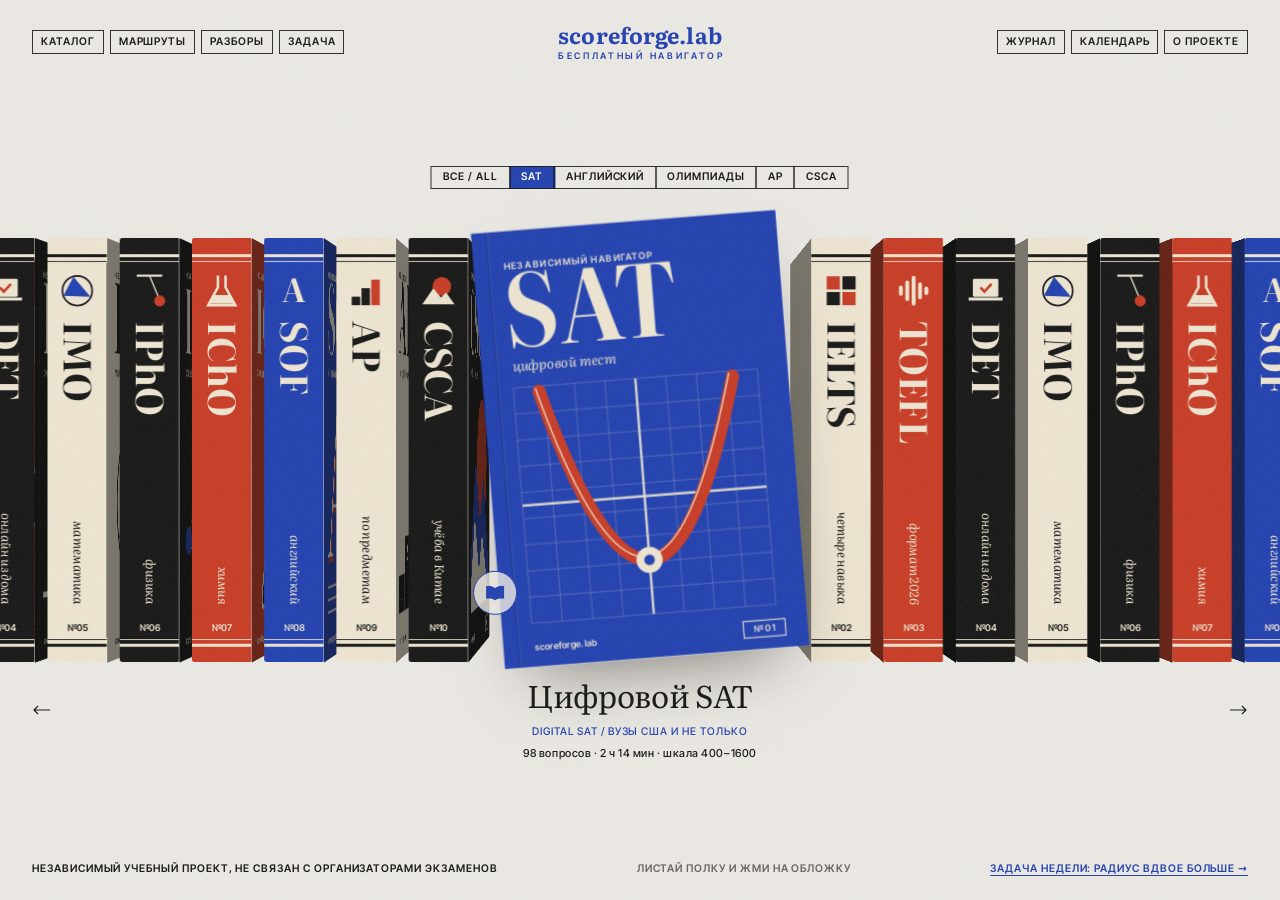
<file: index.html>
<!doctype html>
<html lang="ru">
<head>
<meta charset="utf-8">
<meta http-equiv="Content-Security-Policy" content="default-src 'self'; script-src 'self'; style-src 'self'; img-src 'self' data:; font-src 'self'; connect-src 'self'; object-src 'none'; base-uri 'self'; form-action 'none'">
<meta name="referrer" content="no-referrer">
<meta name="viewport" content="width=device-width,initial-scale=1">
<title>scoreforge.lab · бесплатный навигатор по экзаменам для поступления</title>
<meta name="description" content="Бесплатная библиотека на русском: что где лежит и с чего начать подготовку к SAT, IELTS, TOEFL, Duolingo English Test, CSCA, AP и международным олимпиадам.">
<link rel="icon" href="assets/favicon.svg" type="image/svg+xml">
<link rel="preload" href="assets/fonts/literata-normal-400-latin.woff2" as="font" type="font/woff2" crossorigin>
<link rel="preload" href="assets/fonts/intertight-normal-500-cyrillic.woff2" as="font" type="font/woff2" crossorigin>
<link rel="stylesheet" href="assets/css/fonts.css">
<link rel="stylesheet" href="assets/css/site.css">
<link rel="stylesheet" href="assets/css/shelf.css">
</head>
<body class="home">
<h1 class="sr-only">scoreforge.lab: бесплатный навигатор по подготовке к экзаменам для поступления за границу</h1>
<div class="probe" id="probe" aria-hidden="true"></div>
<div class="grain" aria-hidden="true"></div>

<header class="bar" data-behind-sheet>
  <details class="menu">
    <summary class="box lbl">Меню</summary>
    <nav class="menu-sheet" aria-label="Разделы">
      <a href="index.html" aria-current="page">Главная</a>
      <a href="catalog.html">Каталог</a>
      <a href="routes.html">Маршруты</a>
      <a href="posts.html">Разборы</a>
      <a href="weekly.html">Задача недели</a>
      <a href="journal.html">Журнал ошибок</a>
      <a href="calendar.html">Календарь</a>
      <a href="about.html">О проекте</a>
    </nav>
  </details>
  <nav class="bar-nav" aria-label="Разделы">
    <a class="box lbl" href="catalog.html">Каталог</a>
    <a class="box lbl" href="routes.html">Маршруты</a>
    <a class="box lbl" href="posts.html">Разборы</a>
    <a class="box lbl" href="weekly.html">Задача</a>
  </nav>
  <a class="logo" href="index.html" aria-label="scoreforge.lab, на главную">
    <span class="logo-a">scoreforge.lab</span>
    <span class="logo-b">Бесплатный навигатор</span>
  </a>
  <nav class="bar-nav bar-nav-r" aria-label="Инструменты">
    <a class="box lbl" href="journal.html">Журнал</a>
    <a class="box lbl" href="calendar.html">Календарь</a>
    <a class="box lbl" href="about.html">О проекте</a>
  </nav>
  <a class="box lbl bar-quick" href="catalog.html">Каталог</a>
</header>

<nav class="tabs" id="tabs" aria-label="Выбери путь" data-behind-sheet>
  <span class="tab-ind" id="tab-ind" aria-hidden="true"></span>
</nav>

<section class="shelf" id="shelf" aria-label="Полка учебников" data-behind-sheet>
  <div class="stage" id="stage"></div>
</section>

<button class="ring" id="ring" type="button" aria-label="Открыть учебник" data-behind-sheet>
  <svg width="20" height="16" viewBox="0 0 20 16" aria-hidden="true"><path d="M10 3.200C8 1.300 4.600.8 1 1.300V14c3.600-.5 7 0 9 1.800 2-1.800 5.400-2.300 9-1.800V1.300C15.400.8 12 1.300 10 3.200Z" fill="currentColor"/></svg>
</button>

<div class="caption" aria-live="polite" data-behind-sheet>
  <div class="mask cap-title" id="cap-title"></div>
  <div class="mask cap-sub lbl" id="cap-sub"></div>
  <div class="mask cap-note" id="cap-note"></div>
</div>

<button class="arrow arrow-l" id="arrow-l" type="button" aria-label="Предыдущий учебник" data-behind-sheet>
  <svg width="18" height="10" viewBox="0 0 18 10" fill="none" stroke="currentColor" stroke-width="1.200" aria-hidden="true"><path d="M5 1L1 5L5 9M1 5H17"/></svg>
</button>
<button class="arrow arrow-r" id="arrow-r" type="button" aria-label="Следующий учебник" data-behind-sheet>
  <svg width="18" height="10" viewBox="0 0 18 10" fill="none" stroke="currentColor" stroke-width="1.200" aria-hidden="true"><path d="M13 1L17 5L13 9M17 5H1"/></svg>
</button>

<footer class="hfoot lbl" data-behind-sheet>
  <span>Независимый учебный проект, не связан с организаторами экзаменов</span>
  <span class="hint">Листай полку и жми на обложку</span>
  <a class="week-link" id="week-link" href="weekly.html">Задача недели →</a>
</footer>

<div class="detail" id="detail" role="dialog" aria-modal="true" aria-labelledby="d-title">
  <button class="box lbl detail-close" id="detail-close" type="button">Закрыть<span class="close-en">&nbsp;/ Close</span></button>
  <div class="detail-logo">
    <span class="logo"><span class="logo-a">scoreforge.lab</span><span class="logo-b">Бесплатный навигатор</span></span>
  </div>
  <div class="detail-text">
    <div class="mline"><span class="lbl d-sub" id="d-sub"></span></div>
    <div class="mline"><h2 class="d-title" id="d-title"></h2></div>
    <div class="mline"><span class="lbl d-meta" id="d-meta"></span></div>
    <div class="mline"><p class="d-text" id="d-text"></p></div>
    <div class="mline"><p class="d-credit" id="d-credit"></p></div>
    <div class="mline">
      <div class="d-actions">
        <a class="box lbl cta cta-main" id="d-catalog" href="catalog.html">Ресурсы в каталоге</a>
        <a class="box lbl cta" id="d-route" href="routes.html">Маршрут на 12 недель</a>
        <a class="box lbl cta" href="calendar.html">Календарь</a>
      </div>
    </div>
  </div>
  <div class="detail-poster" aria-hidden="true">
    <svg class="poster" viewBox="0 0 700 1000" focusable="false">
      <defs>
        <filter id="ink" filterUnits="userSpaceOnUse" x="-200" y="-200" width="1100" height="1400">
          <feTurbulence type="fractalNoise" baseFrequency=".011" numOctaves="3" seed="7" result="n"/>
          <feDisplacementMap in="SourceGraphic" in2="n" scale="120" xChannelSelector="R" yChannelSelector="G"/>
        </filter>
        <mask id="ink-mask" maskUnits="userSpaceOnUse" x="-200" y="-200" width="1100" height="1400">
          <g id="ink-blobs" filter="url(#ink)" fill="#fff">
            <circle cx="222" cy="367" r="0"/>
            <circle cx="502" cy="667" r="0"/>
            <circle cx="369" cy="133" r="0"/>
            <circle cx="133" cy="844" r="0"/>
            <circle cx="591" cy="278" r="0"/>
            <circle cx="384" cy="956" r="0"/>
            <circle cx="340" cy="522" r="0"/>
          </g>
        </mask>
      </defs>
      <g id="poster-art" mask="url(#ink-mask)"><use id="d-cover" href="#cv-sat" width="700" height="1000"/></g>
    </svg>
  </div>
</div>

<div class="cursor" id="cursor" aria-hidden="true">
  <div class="cursor-ring"></div>
  <div class="cursor-dot"></div>
  <div class="cursor-label"><span>ОТКРЫТЬ</span><span>OPEN</span></div>
</div>

<noscript>
  <div class="fallback">
    <p>Полке нужен JavaScript, но вся библиотека доступна и без него:</p>
    <p><a href="catalog.html">Каталог</a> · <a href="routes.html">Маршруты</a> · <a href="posts.html">Разборы</a>
      <a href="weekly.html">Задача недели</a> · <a href="journal.html">Журнал ошибок</a> · <a href="calendar.html">Календарь</a> · <a href="about.html">О проекте</a></p>
  </div>
</noscript>

<script src="assets/js/csv.js"></script>
<script src="assets/js/books.js"></script>
<script src="assets/js/shelf.js"></script>
<script src="assets/js/weekly.js"></script>
</body>
</html>
</file>
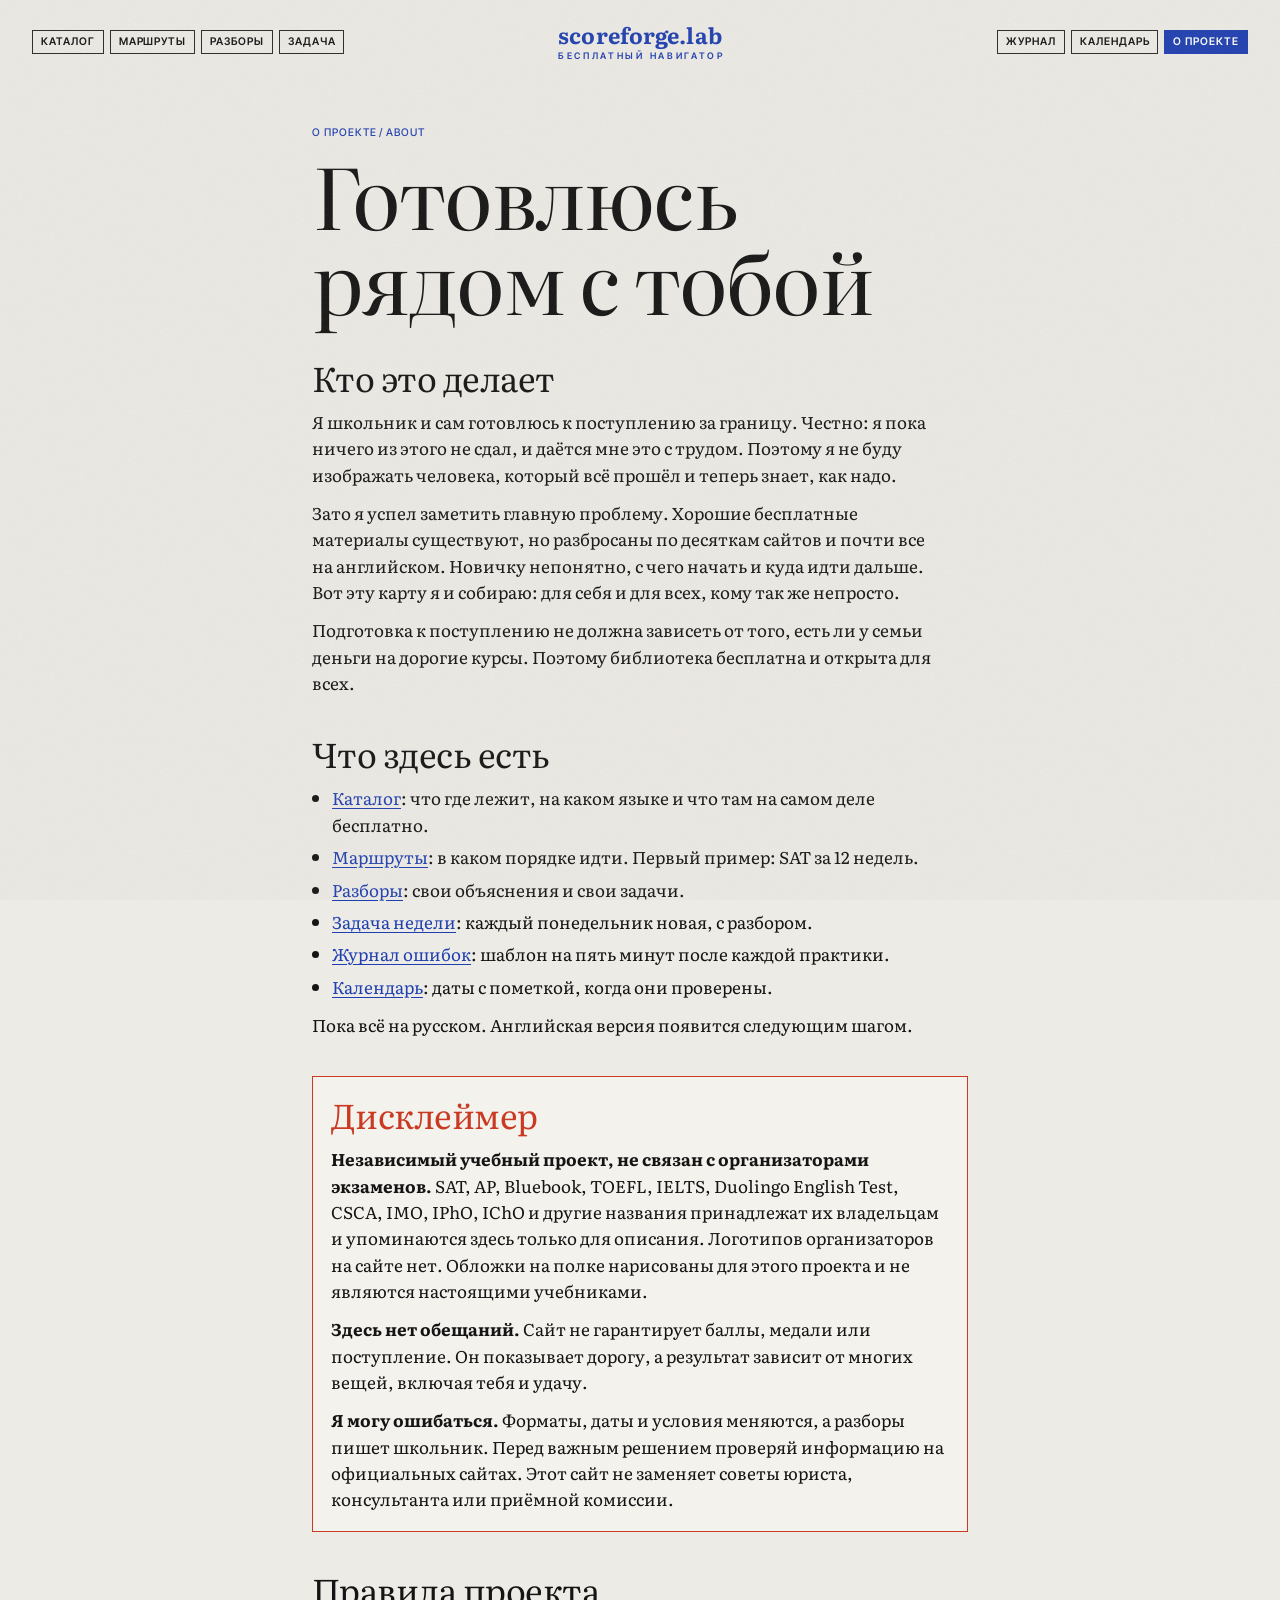
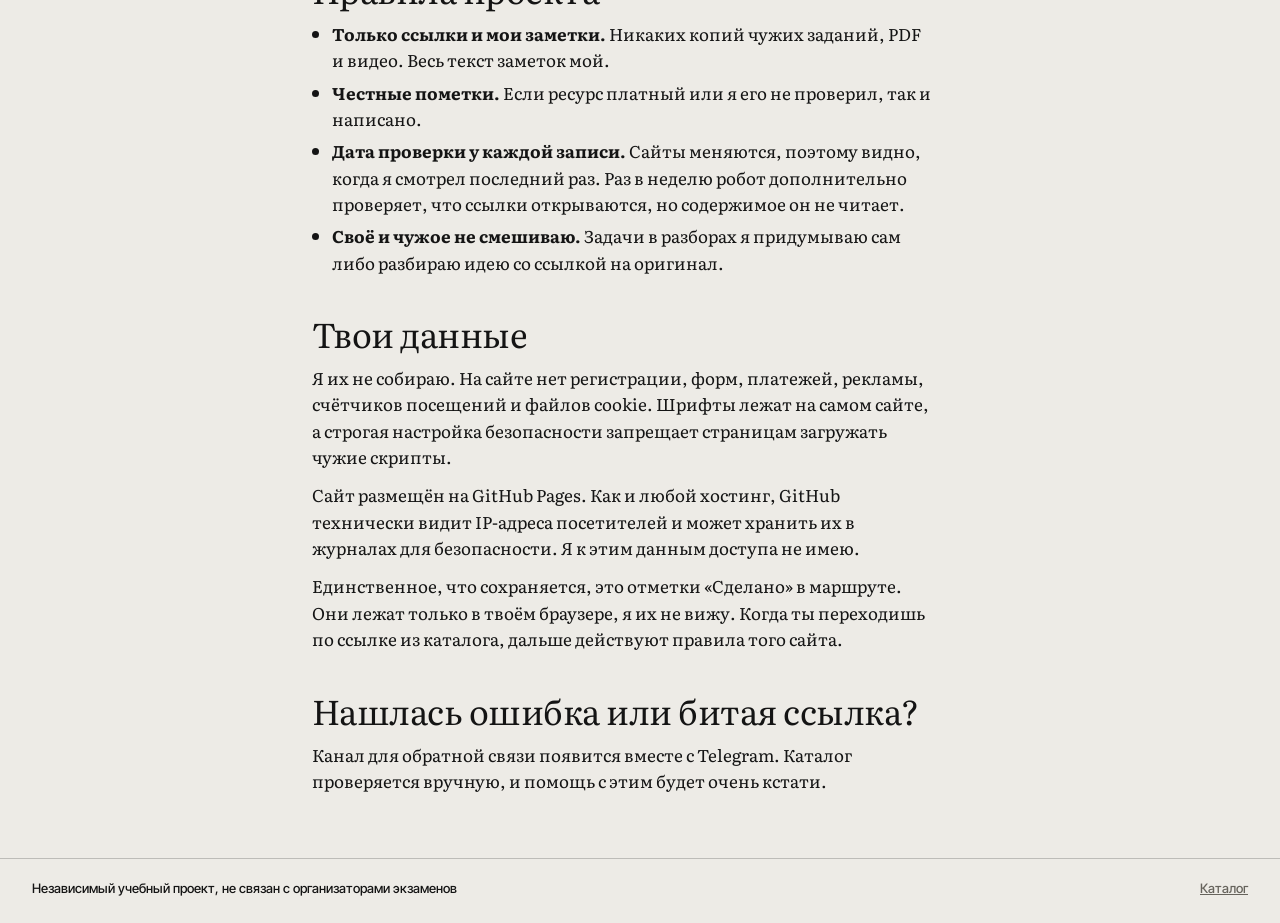
<file: about.html>
<!doctype html>
<html lang="ru">
<head>
<meta charset="utf-8">
<meta http-equiv="Content-Security-Policy" content="default-src 'self'; script-src 'self'; style-src 'self'; img-src 'self' data:; font-src 'self'; connect-src 'self'; object-src 'none'; base-uri 'self'; form-action 'none'">
<meta name="referrer" content="no-referrer">
<meta name="viewport" content="width=device-width,initial-scale=1">
<title>О проекте · scoreforge.lab</title>
<meta name="description" content="Кто делает scoreforge.lab, зачем он нужен, какие у него правила и почему здесь нет обещаний баллов.">
<link rel="icon" href="assets/favicon.svg" type="image/svg+xml">
<link rel="stylesheet" href="assets/css/fonts.css">
<link rel="stylesheet" href="assets/css/site.css">
</head>
<body class="page">
<header class="bar">
  <details class="menu">
    <summary class="box lbl">Меню</summary>
    <nav class="menu-sheet" aria-label="Разделы">
      <a href="index.html">Главная</a>
      <a href="catalog.html">Каталог</a>
      <a href="routes.html">Маршруты</a>
      <a href="posts.html">Разборы</a>
      <a href="weekly.html">Задача недели</a>
      <a href="journal.html">Журнал ошибок</a>
      <a href="calendar.html">Календарь</a>
      <a href="about.html" aria-current="page">О проекте</a>
    </nav>
  </details>
  <nav class="bar-nav" aria-label="Разделы">
    <a class="box lbl" href="catalog.html">Каталог</a>
    <a class="box lbl" href="routes.html">Маршруты</a>
    <a class="box lbl" href="posts.html">Разборы</a>
    <a class="box lbl" href="weekly.html">Задача</a>
  </nav>
  <a class="logo" href="index.html" aria-label="scoreforge.lab, на главную">
    <span class="logo-a">scoreforge.lab</span>
    <span class="logo-b">Бесплатный навигатор</span>
  </a>
  <nav class="bar-nav bar-nav-r" aria-label="Инструменты">
    <a class="box lbl" href="journal.html">Журнал</a>
    <a class="box lbl" href="calendar.html">Календарь</a>
    <a class="box lbl" href="about.html" aria-current="page">О проекте</a>
  </nav>
  <a class="box lbl bar-quick" href="catalog.html">Каталог</a>
</header>

<main class="wrap narrow">
  <div class="page-head">
    <p class="lbl kicker">О проекте / About</p>
    <h1 class="page-title">Готовлюсь рядом с тобой</h1>
  </div>

  <section class="about-block">
    <h2>Кто это делает</h2>
    <p>Я школьник и сам готовлюсь к поступлению за границу. Честно: я пока ничего из этого не сдал, и даётся мне это с трудом. Поэтому я не буду изображать человека, который всё прошёл и теперь знает, как надо.</p>
    <p>Зато я успел заметить главную проблему. Хорошие бесплатные материалы существуют, но разбросаны по десяткам сайтов и почти все на английском. Новичку непонятно, с чего начать и куда идти дальше. Вот эту карту я и собираю: для себя и для всех, кому так же непросто.</p>
    <p>Подготовка к поступлению не должна зависеть от того, есть ли у семьи деньги на дорогие курсы. Поэтому библиотека бесплатна и открыта для всех.</p>
  </section>

  <section class="about-block">
    <h2>Что здесь есть</h2>
    <ul>
      <li><a href="catalog.html">Каталог</a>: что где лежит, на каком языке и что там на самом деле бесплатно.</li>
      <li><a href="routes.html">Маршруты</a>: в каком порядке идти. Первый пример: SAT за 12 недель.</li>
      <li><a href="posts.html">Разборы</a>: свои объяснения и свои задачи.</li>
      <li><a href="weekly.html">Задача недели</a>: каждый понедельник новая, с разбором.</li>
      <li><a href="journal.html">Журнал ошибок</a>: шаблон на пять минут после каждой практики.</li>
      <li><a href="calendar.html">Календарь</a>: даты с пометкой, когда они проверены.</li>
    </ul>
    <p>Пока всё на русском. Английская версия появится следующим шагом.</p>
  </section>

  <section class="about-block disclaimer">
    <h2>Дисклеймер</h2>
    <p><strong>Независимый учебный проект, не связан с организаторами экзаменов.</strong> SAT, AP, Bluebook, TOEFL, IELTS, Duolingo English Test, CSCA, IMO, IPhO, IChO и другие названия принадлежат их владельцам и упоминаются здесь только для описания. Логотипов организаторов на сайте нет. Обложки на полке нарисованы для этого проекта и не являются настоящими учебниками.</p>
    <p><strong>Здесь нет обещаний.</strong> Сайт не гарантирует баллы, медали или поступление. Он показывает дорогу, а результат зависит от многих вещей, включая тебя и удачу.</p>
    <p><strong>Я могу ошибаться.</strong> Форматы, даты и условия меняются, а разборы пишет школьник. Перед важным решением проверяй информацию на официальных сайтах. Этот сайт не заменяет советы юриста, консультанта или приёмной комиссии.</p>
  </section>

  <section class="about-block">
    <h2>Правила проекта</h2>
    <ul>
      <li><strong>Только ссылки и мои заметки.</strong> Никаких копий чужих заданий, PDF и видео. Весь текст заметок мой.</li>
      <li><strong>Честные пометки.</strong> Если ресурс платный или я его не проверил, так и написано.</li>
      <li><strong>Дата проверки у каждой записи.</strong> Сайты меняются, поэтому видно, когда я смотрел последний раз. Раз в неделю робот дополнительно проверяет, что ссылки открываются, но содержимое он не читает.</li>
      <li><strong>Своё и чужое не смешиваю.</strong> Задачи в разборах я придумываю сам либо разбираю идею со ссылкой на оригинал.</li>
    </ul>
  </section>

  <section class="about-block">
    <h2>Твои данные</h2>
    <p>Я их не собираю. На сайте нет регистрации, форм, платежей, рекламы, счётчиков посещений и файлов cookie. Шрифты лежат на самом сайте, а строгая настройка безопасности запрещает страницам загружать чужие скрипты.</p>
    <p>Сайт размещён на GitHub Pages. Как и любой хостинг, GitHub технически видит IP-адреса посетителей и может хранить их в журналах для безопасности. Я к этим данным доступа не имею.</p>
    <p>Единственное, что сохраняется, это отметки «Сделано» в маршруте. Они лежат только в твоём браузере, я их не вижу. Когда ты переходишь по ссылке из каталога, дальше действуют правила того сайта.</p>
  </section>

  <section class="about-block">
    <h2>Нашлась ошибка или битая ссылка?</h2>
    <p>Канал для обратной связи появится вместе с Telegram. Каталог проверяется вручную, и помощь с этим будет очень кстати.</p>
  </section>
</main>

<footer class="foot">
  <p>Независимый учебный проект, не связан с организаторами экзаменов</p>
  <a href="catalog.html">Каталог</a>
</footer>
</body>
</html>
</file>
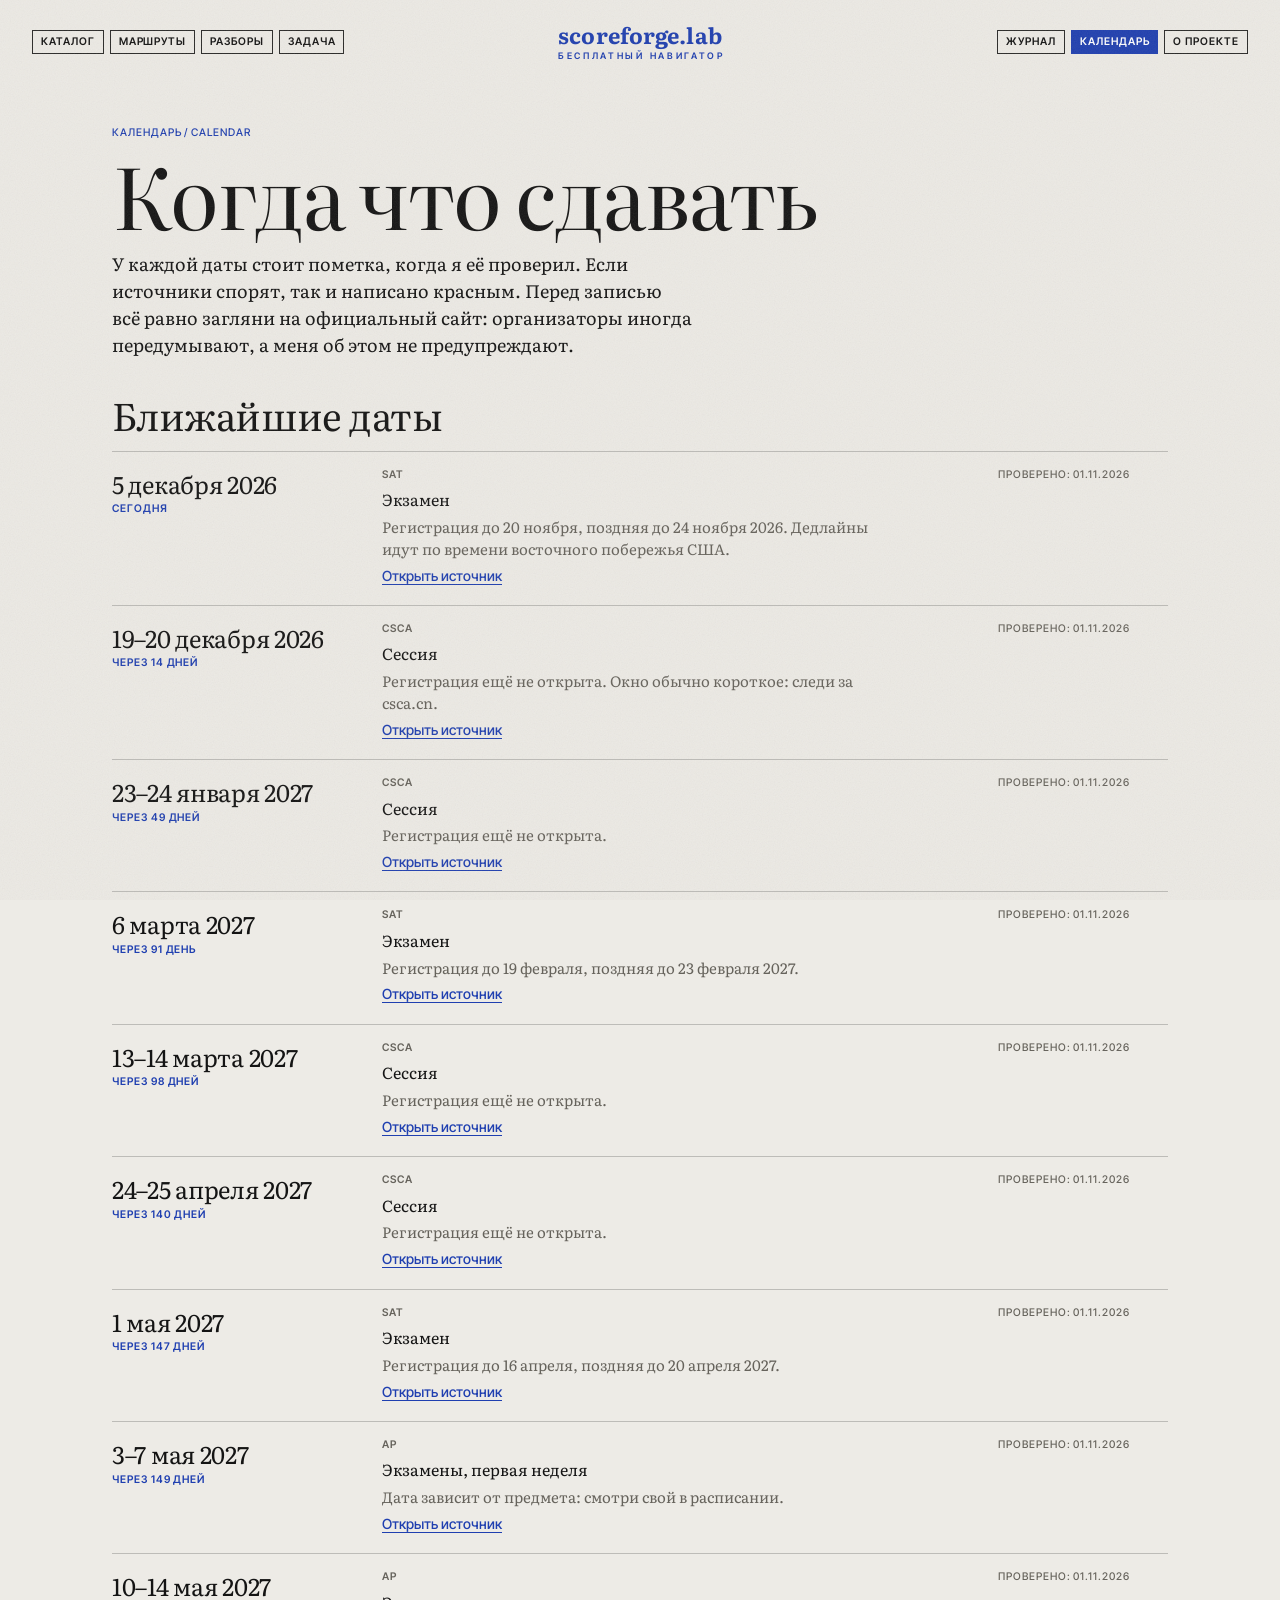
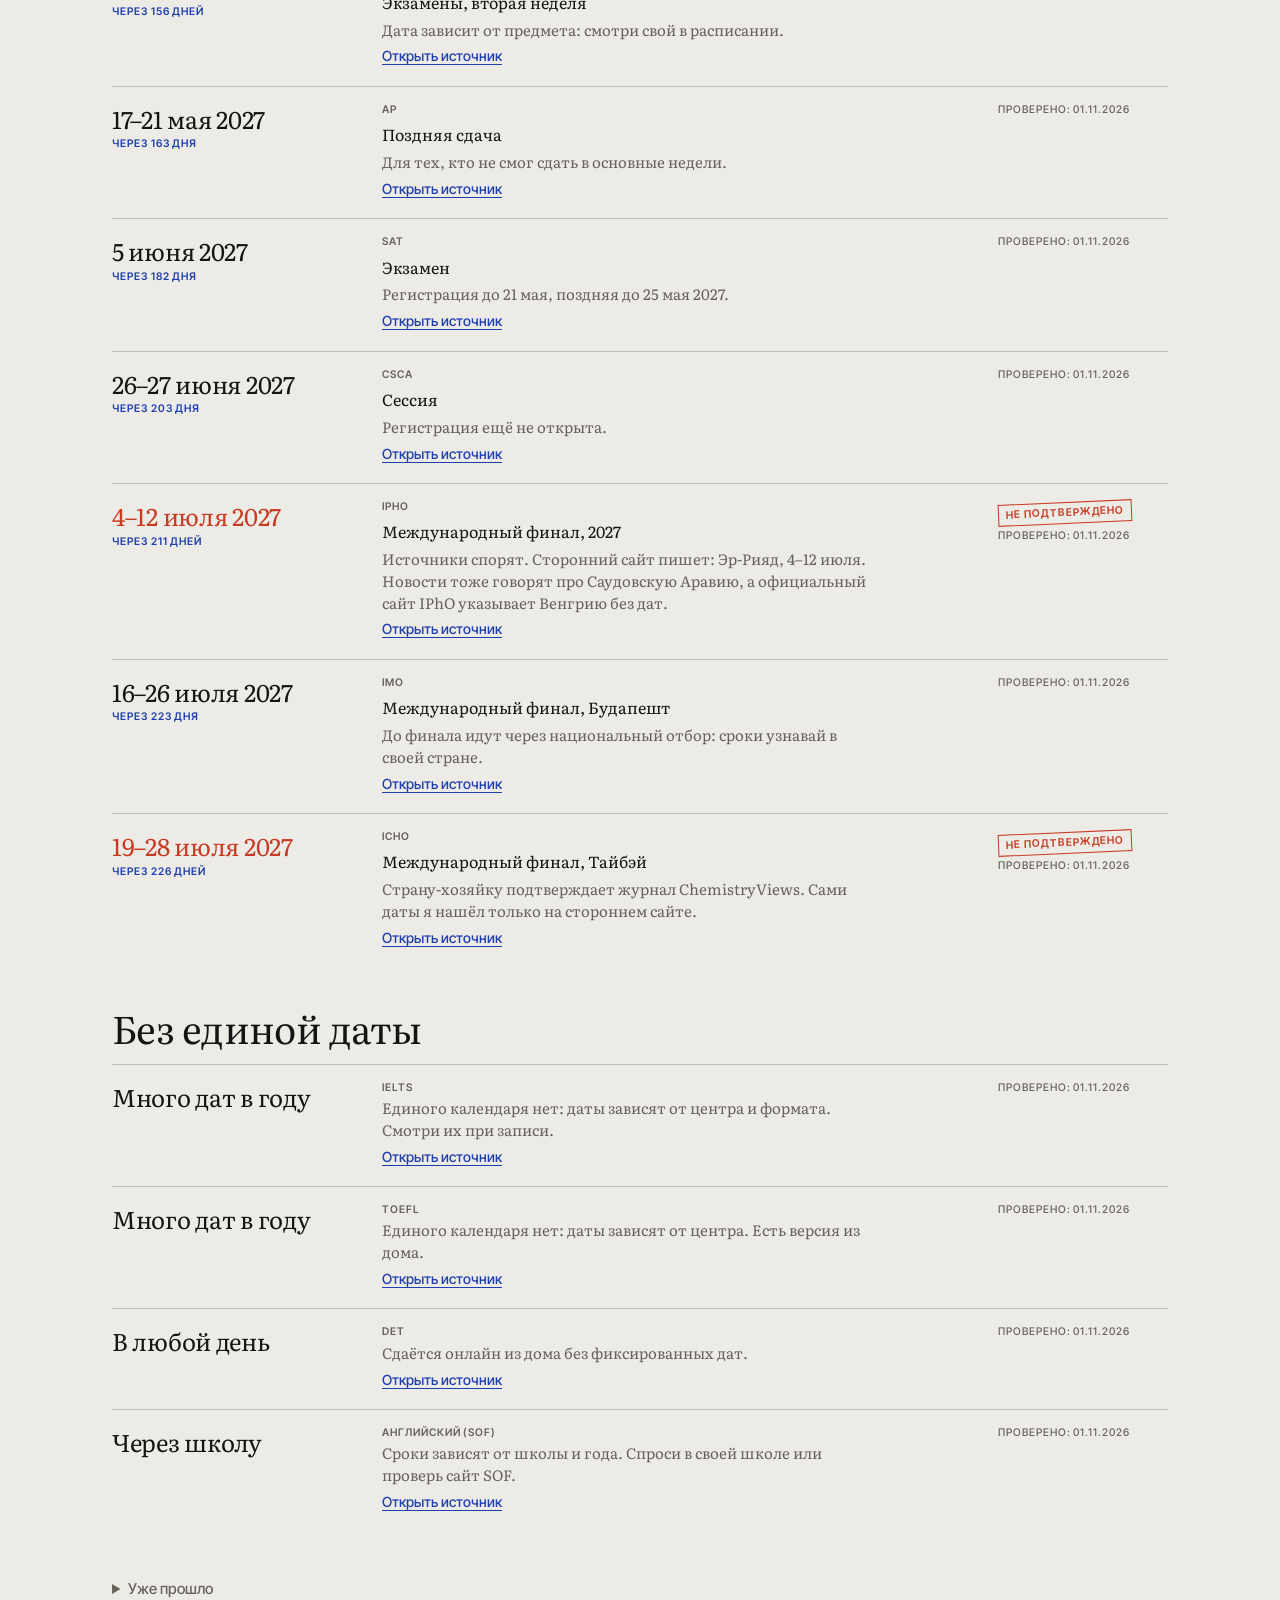
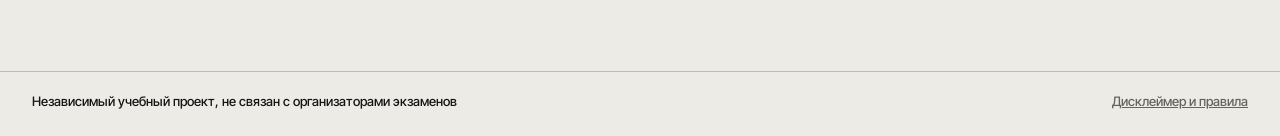
<file: calendar.html>
<!doctype html>
<html lang="ru">
<head>
<meta charset="utf-8">
<meta http-equiv="Content-Security-Policy" content="default-src 'self'; script-src 'self'; style-src 'self'; img-src 'self' data:; font-src 'self'; connect-src 'self'; object-src 'none'; base-uri 'self'; form-action 'none'">
<meta name="referrer" content="no-referrer">
<meta name="viewport" content="width=device-width,initial-scale=1">
<title>Календарь экзаменов · scoreforge.lab</title>
<meta name="description" content="Даты SAT, AP, CSCA и международных олимпиад с пометкой, когда они проверены, и ссылками на источники.">
<link rel="icon" href="assets/favicon.svg" type="image/svg+xml">
<link rel="stylesheet" href="assets/css/fonts.css">
<link rel="stylesheet" href="assets/css/site.css">
</head>
<body class="page">
<header class="bar">
  <details class="menu">
    <summary class="box lbl">Меню</summary>
    <nav class="menu-sheet" aria-label="Разделы">
      <a href="index.html">Главная</a>
      <a href="catalog.html">Каталог</a>
      <a href="routes.html">Маршруты</a>
      <a href="posts.html">Разборы</a>
      <a href="weekly.html">Задача недели</a>
      <a href="journal.html">Журнал ошибок</a>
      <a href="calendar.html" aria-current="page">Календарь</a>
      <a href="about.html">О проекте</a>
    </nav>
  </details>
  <nav class="bar-nav" aria-label="Разделы">
    <a class="box lbl" href="catalog.html">Каталог</a>
    <a class="box lbl" href="routes.html">Маршруты</a>
    <a class="box lbl" href="posts.html">Разборы</a>
    <a class="box lbl" href="weekly.html">Задача</a>
  </nav>
  <a class="logo" href="index.html" aria-label="scoreforge.lab, на главную">
    <span class="logo-a">scoreforge.lab</span>
    <span class="logo-b">Бесплатный навигатор</span>
  </a>
  <nav class="bar-nav bar-nav-r" aria-label="Инструменты">
    <a class="box lbl" href="journal.html">Журнал</a>
    <a class="box lbl" href="calendar.html" aria-current="page">Календарь</a>
    <a class="box lbl" href="about.html">О проекте</a>
  </nav>
  <a class="box lbl bar-quick" href="catalog.html">Каталог</a>
</header>

<main class="wrap">
  <div class="page-head">
    <p class="lbl kicker">Календарь / Calendar</p>
    <h1 class="page-title">Когда что сдавать</h1>
    <p class="page-lead">У каждой даты стоит пометка, когда я её проверил. Если источники спорят, так и написано красным. Перед записью всё равно загляни на официальный сайт: организаторы иногда передумывают, а меня об этом не предупреждают.</p>
  </div>

  <section class="cal-group">
    <h2 class="section-title">Ближайшие даты</h2>
    <div class="cal-list" id="cal-upcoming"></div>
    <noscript><p class="empty">Календарю нужен JavaScript. Все даты лежат в файле <a href="data/calendar.csv">data/calendar.csv</a>.</p></noscript>
  </section>

  <section class="cal-group">
    <h2 class="section-title">Без единой даты</h2>
    <div class="cal-list" id="cal-open"></div>
  </section>

  <details class="past-toggle" id="cal-past-wrap" hidden>
    <summary>Уже прошло</summary>
    <div id="cal-past"></div>
  </details>
</main>

<footer class="foot">
  <p>Независимый учебный проект, не связан с организаторами экзаменов</p>
  <a href="about.html">Дисклеймер и правила</a>
</footer>

<script src="assets/js/csv.js"></script>
<script src="assets/js/calendar.js"></script>
</body>
</html>
</file>
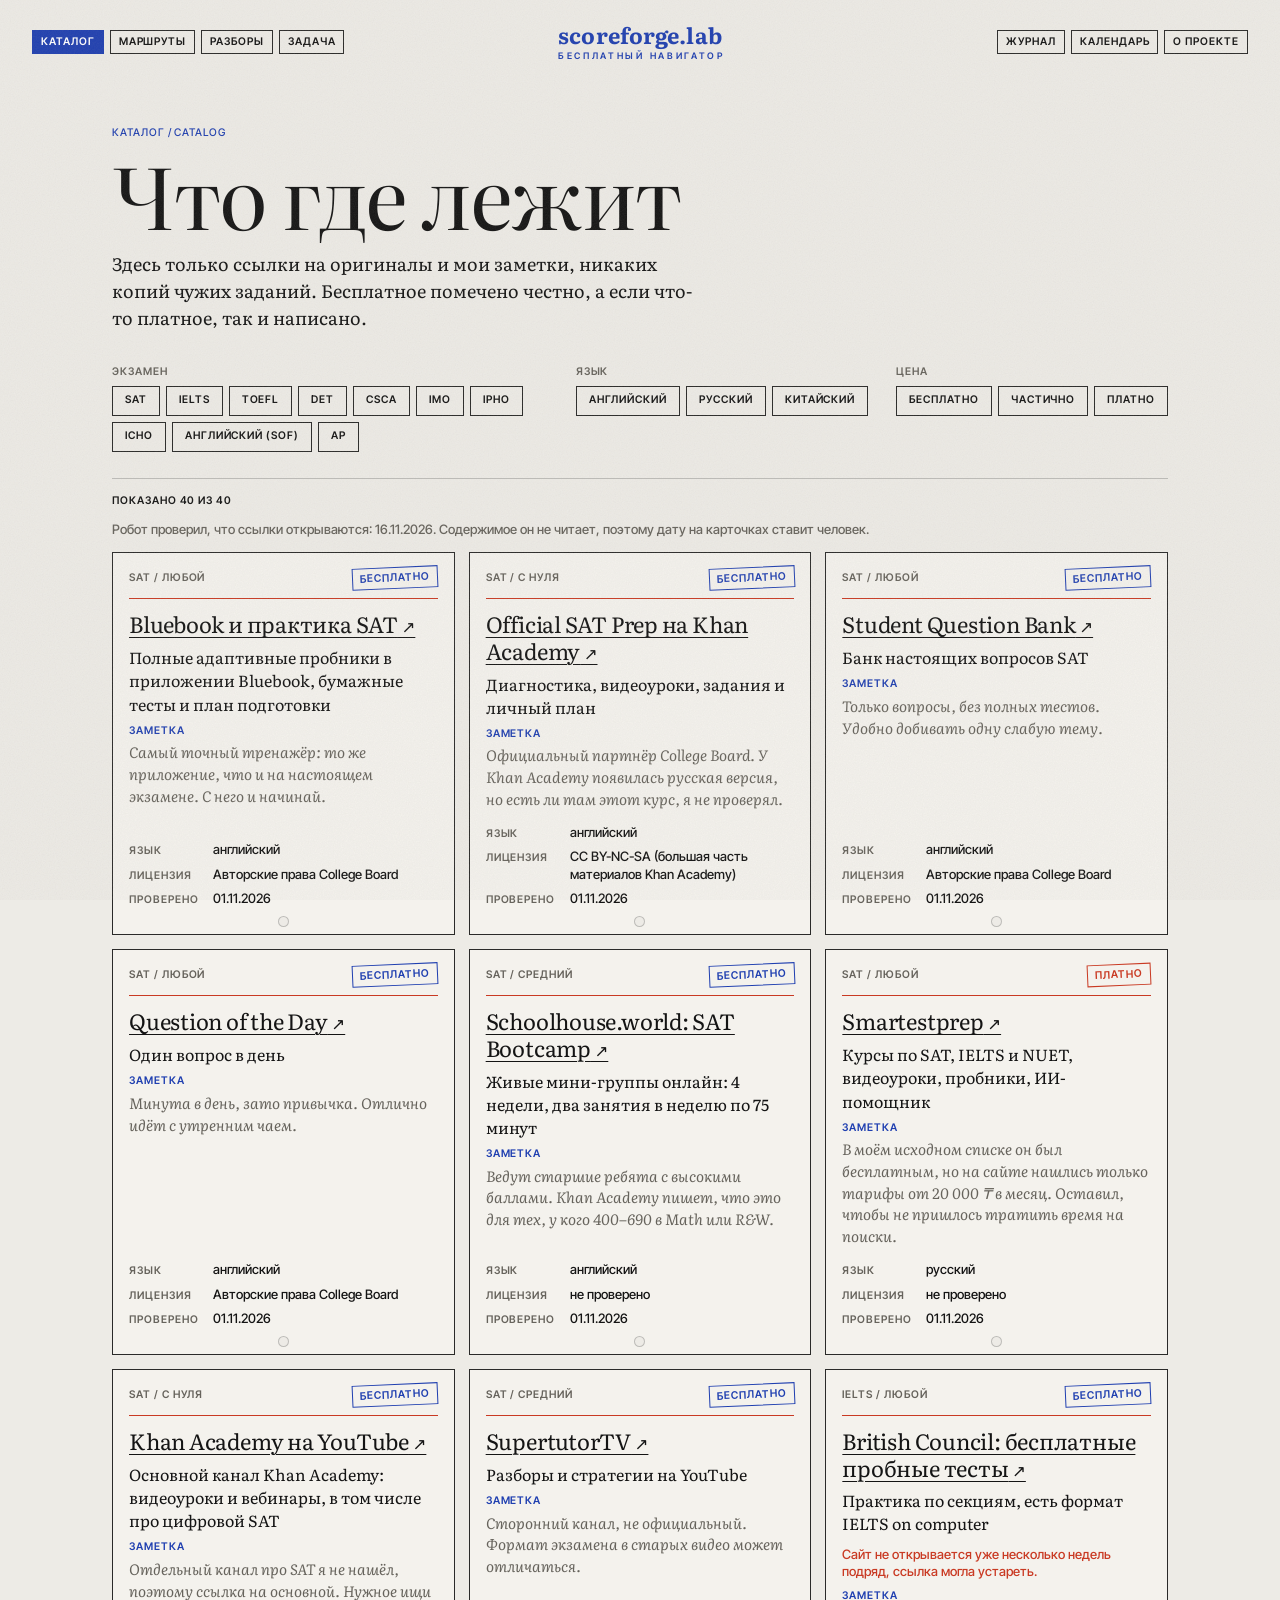
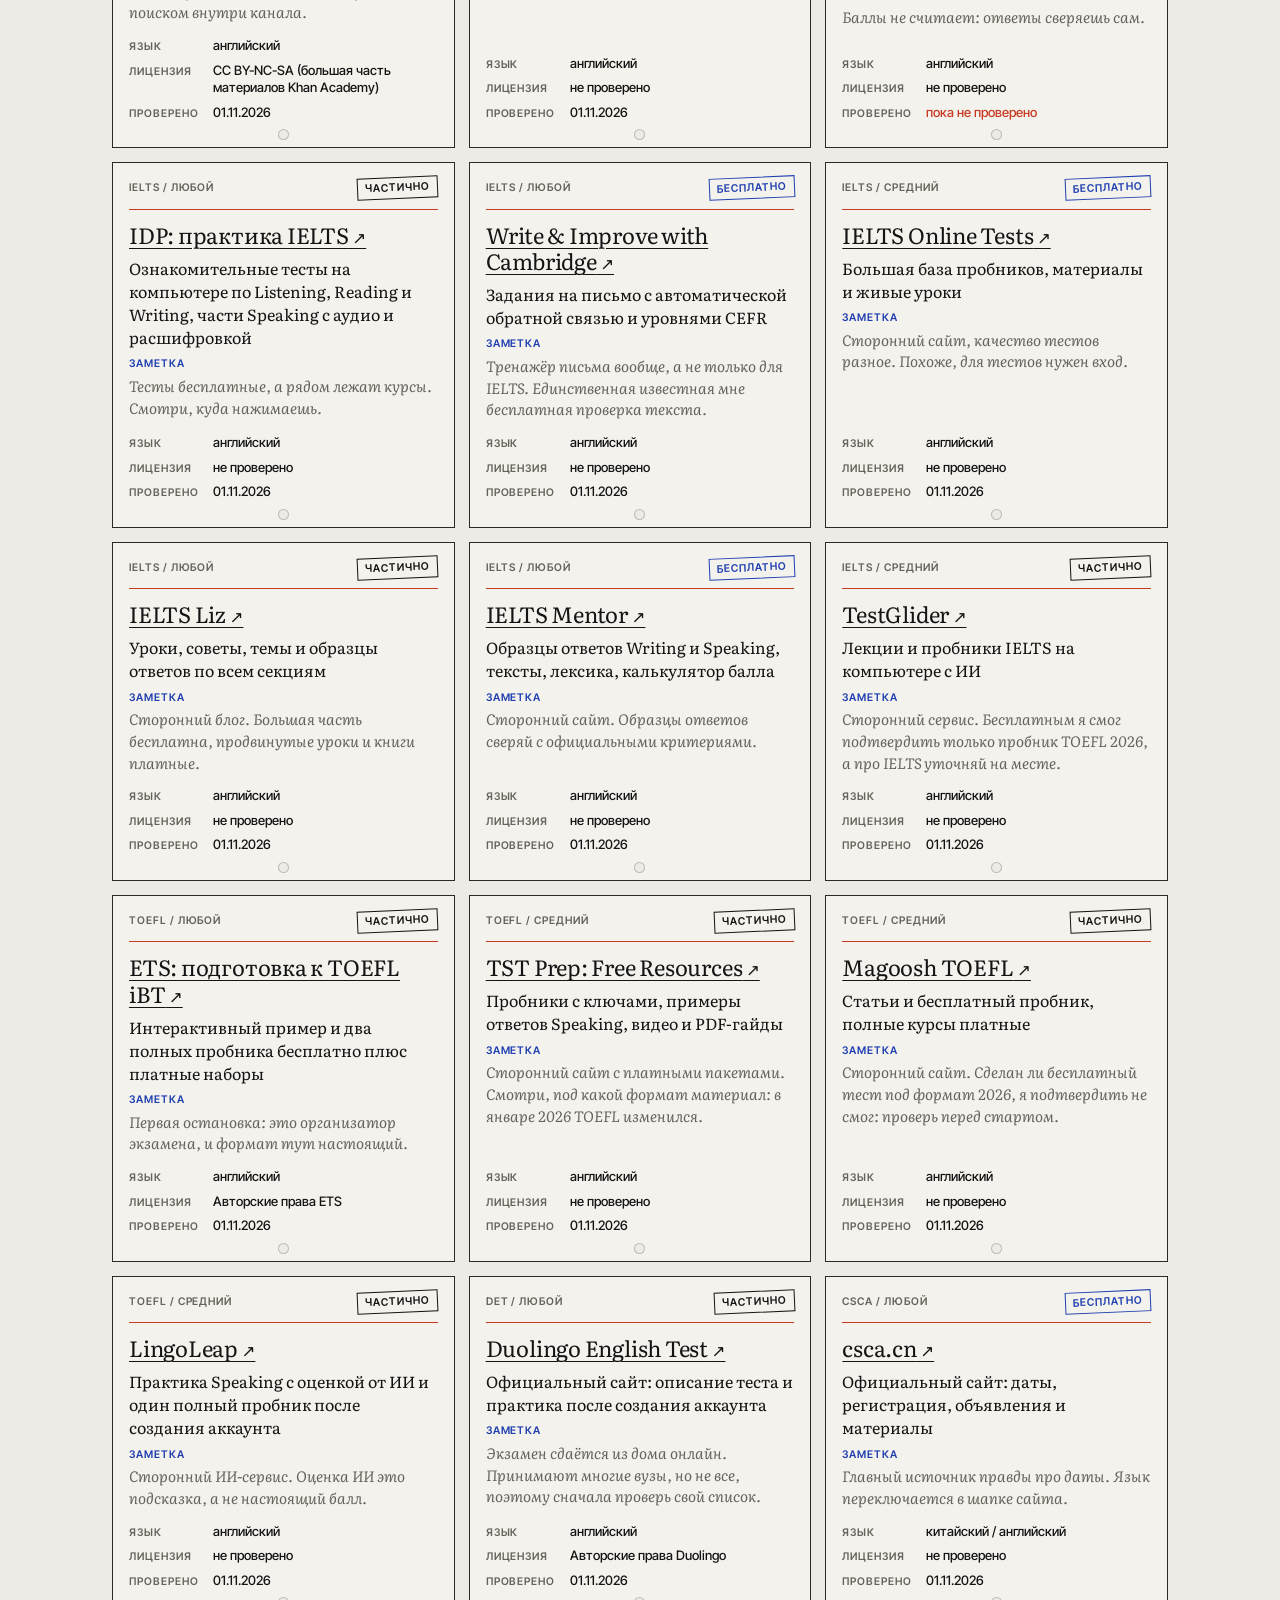
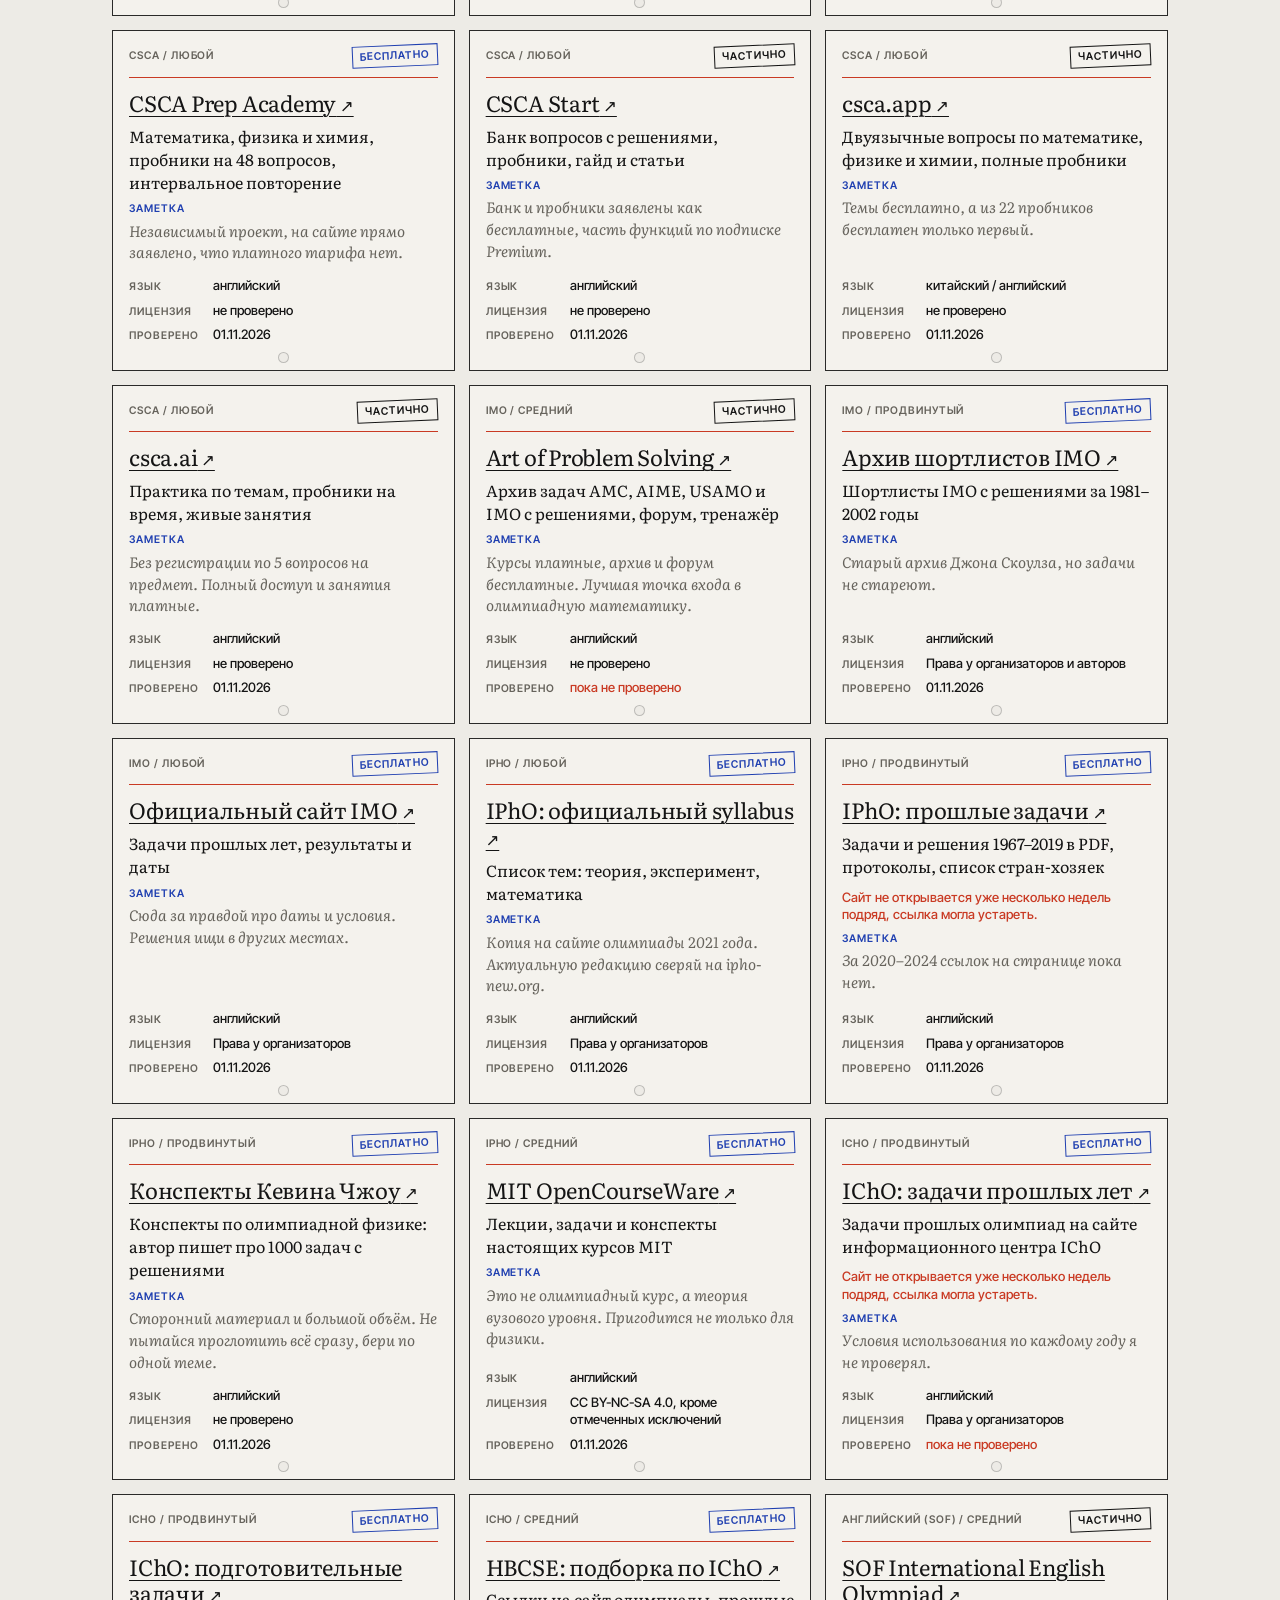
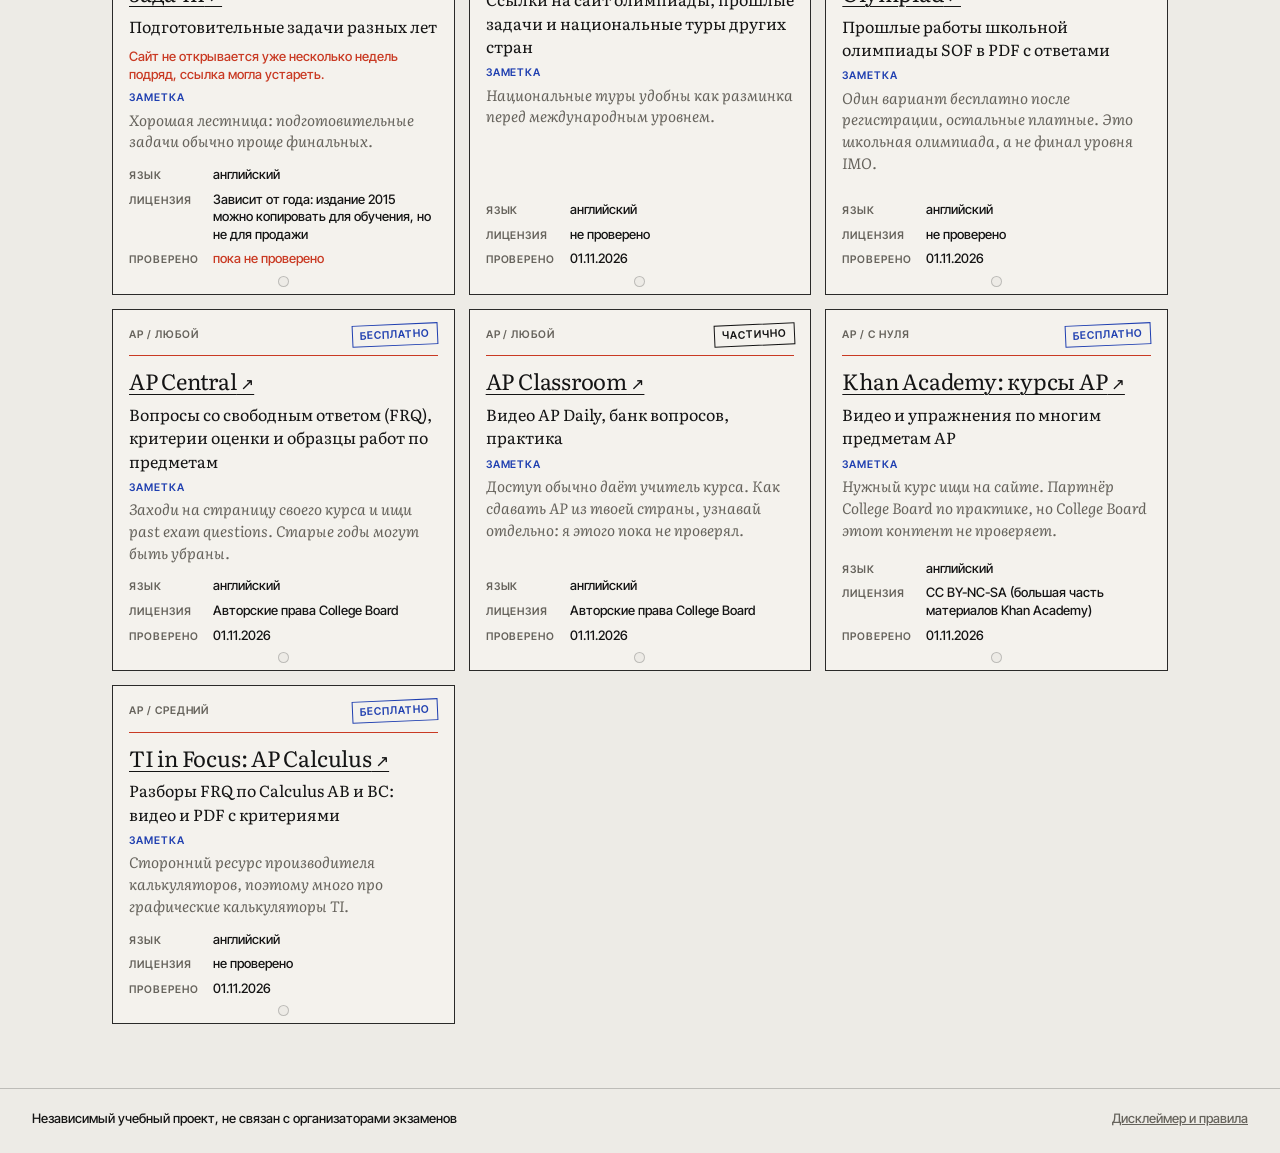
<file: catalog.html>
<!doctype html>
<html lang="ru">
<head>
<meta charset="utf-8">
<meta http-equiv="Content-Security-Policy" content="default-src 'self'; script-src 'self'; style-src 'self'; img-src 'self' data:; font-src 'self'; connect-src 'self'; object-src 'none'; base-uri 'self'; form-action 'none'">
<meta name="referrer" content="no-referrer">
<meta name="viewport" content="width=device-width,initial-scale=1">
<title>Каталог ресурсов · scoreforge.lab</title>
<meta name="description" content="Бесплатные ресурсы для подготовки к SAT, IELTS, TOEFL, Duolingo English Test, CSCA, AP и олимпиадам. Только ссылки и заметки на русском.">
<link rel="icon" href="assets/favicon.svg" type="image/svg+xml">
<link rel="stylesheet" href="assets/css/fonts.css">
<link rel="stylesheet" href="assets/css/site.css">
</head>
<body class="page">
<header class="bar">
  <details class="menu">
    <summary class="box lbl">Меню</summary>
    <nav class="menu-sheet" aria-label="Разделы">
      <a href="index.html">Главная</a>
      <a href="catalog.html" aria-current="page">Каталог</a>
      <a href="routes.html">Маршруты</a>
      <a href="posts.html">Разборы</a>
      <a href="weekly.html">Задача недели</a>
      <a href="journal.html">Журнал ошибок</a>
      <a href="calendar.html">Календарь</a>
      <a href="about.html">О проекте</a>
    </nav>
  </details>
  <nav class="bar-nav" aria-label="Разделы">
    <a class="box lbl" href="catalog.html" aria-current="page">Каталог</a>
    <a class="box lbl" href="routes.html">Маршруты</a>
    <a class="box lbl" href="posts.html">Разборы</a>
    <a class="box lbl" href="weekly.html">Задача</a>
  </nav>
  <a class="logo" href="index.html" aria-label="scoreforge.lab, на главную">
    <span class="logo-a">scoreforge.lab</span>
    <span class="logo-b">Бесплатный навигатор</span>
  </a>
  <nav class="bar-nav bar-nav-r" aria-label="Инструменты">
    <a class="box lbl" href="journal.html">Журнал</a>
    <a class="box lbl" href="calendar.html">Календарь</a>
    <a class="box lbl" href="about.html">О проекте</a>
  </nav>
  <a class="box lbl bar-quick" href="calendar.html">Даты</a>
</header>

<main class="wrap">
  <div class="page-head">
    <p class="lbl kicker">Каталог / Catalog</p>
    <h1 class="page-title">Что где лежит</h1>
    <p class="page-lead">Здесь только ссылки на оригиналы и мои заметки, никаких копий чужих заданий. Бесплатное помечено честно, а если что-то платное, так и написано.</p>
  </div>

  <div class="filters" id="filters" role="group" aria-label="Фильтры"></div>
  <div class="result-bar">
    <p class="lbl" id="count" role="status">Загружаю полку…</p>
    <button class="lbl link-btn" id="reset" type="button" hidden>Сбросить</button>
  </div>
  <p class="robot-note" id="robot-note" hidden></p>
  <div class="cards" id="cards"></div>
  <noscript><p class="empty">Каталогу нужен JavaScript. Весь список ссылок можно открыть файлом: <a href="data/resources.csv">data/resources.csv</a>.</p></noscript>
</main>

<footer class="foot">
  <p>Независимый учебный проект, не связан с организаторами экзаменов</p>
  <a href="about.html">Дисклеймер и правила</a>
</footer>

<script src="assets/js/csv.js"></script>
<script src="assets/js/catalog.js"></script>
</body>
</html>
</file>
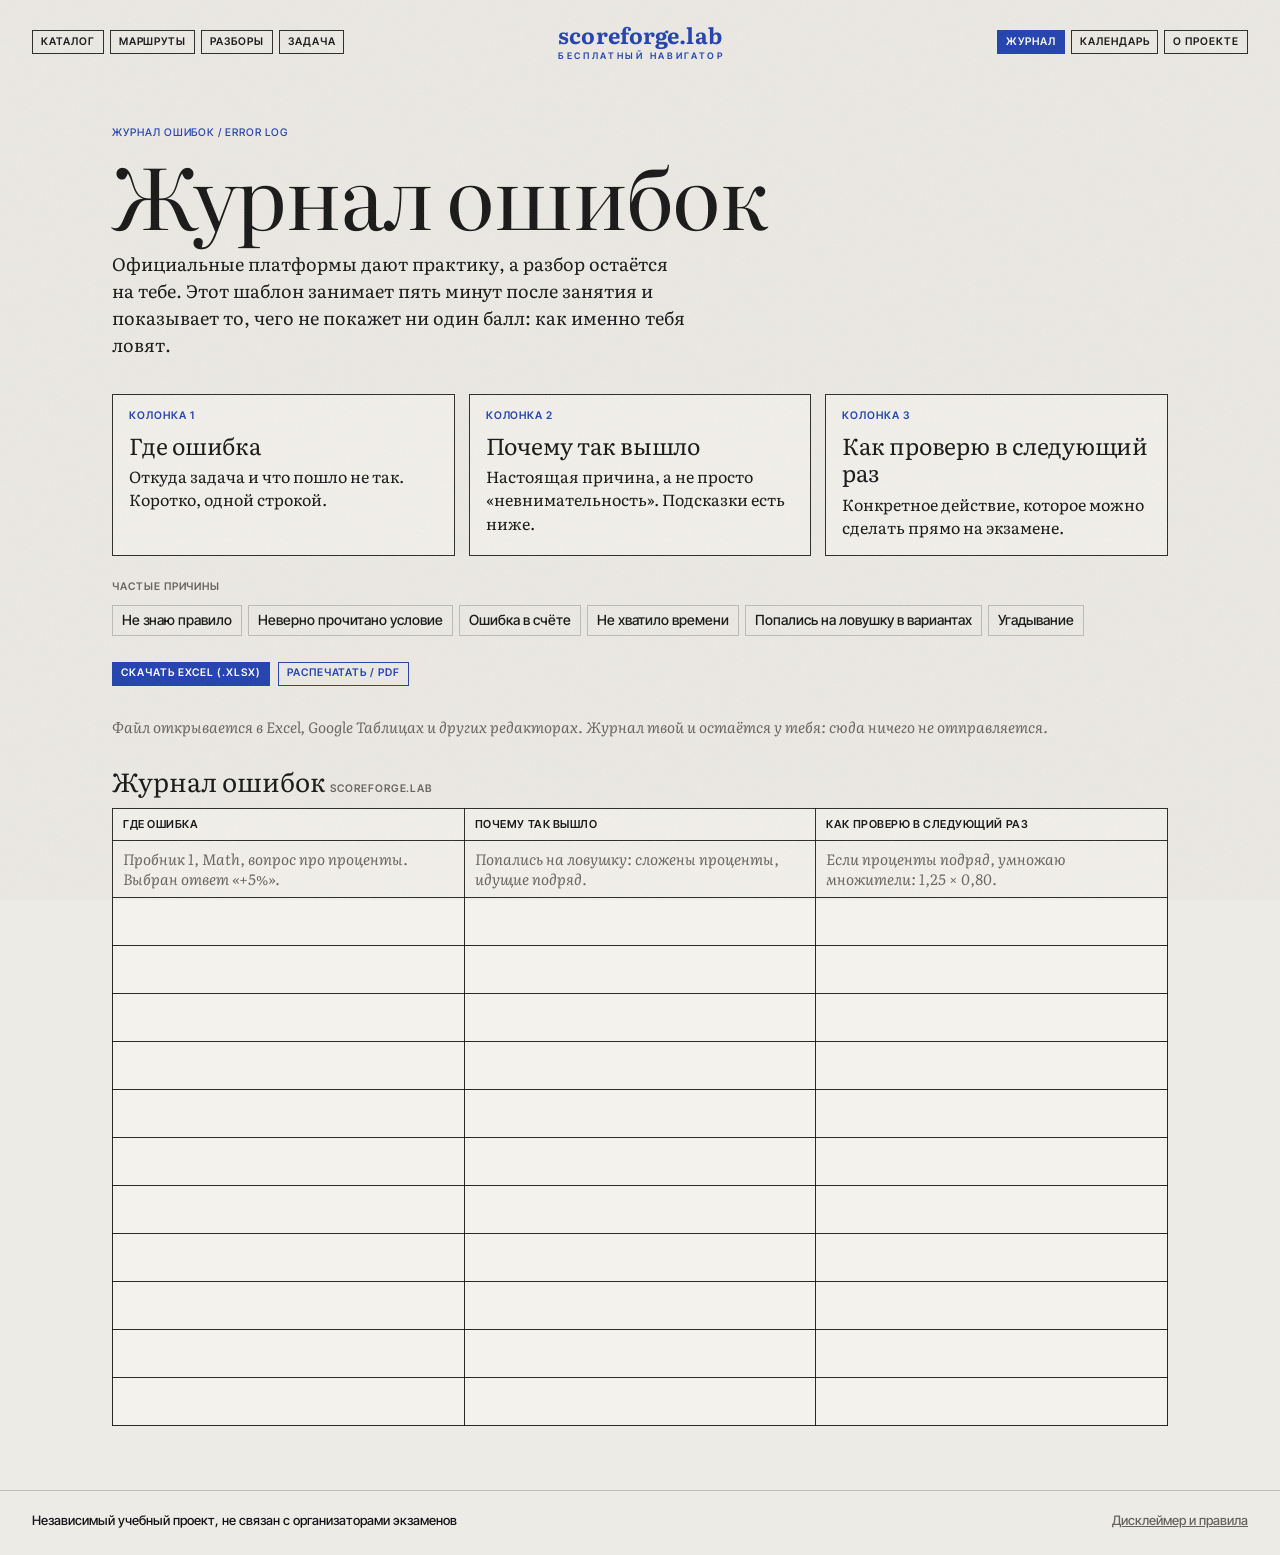
<file: journal.html>
<!doctype html>
<html lang="ru">
<head>
<meta charset="utf-8">
<meta http-equiv="Content-Security-Policy" content="default-src 'self'; script-src 'self'; style-src 'self'; img-src 'self' data:; font-src 'self'; connect-src 'self'; object-src 'none'; base-uri 'self'; form-action 'none'">
<meta name="referrer" content="no-referrer">
<meta name="viewport" content="width=device-width,initial-scale=1">
<title>Журнал ошибок · scoreforge.lab</title>
<meta name="description" content="Бесплатный шаблон журнала ошибок для подготовки к экзаменам: три колонки и пять минут после каждой практики.">
<link rel="icon" href="assets/favicon.svg" type="image/svg+xml">
<link rel="stylesheet" href="assets/css/fonts.css">
<link rel="stylesheet" href="assets/css/site.css">
</head>
<body class="page">
<header class="bar">
  <details class="menu">
    <summary class="box lbl">Меню</summary>
    <nav class="menu-sheet" aria-label="Разделы">
      <a href="index.html">Главная</a>
      <a href="catalog.html">Каталог</a>
      <a href="routes.html">Маршруты</a>
      <a href="posts.html">Разборы</a>
      <a href="weekly.html">Задача недели</a>
      <a href="journal.html" aria-current="page">Журнал ошибок</a>
      <a href="calendar.html">Календарь</a>
      <a href="about.html">О проекте</a>
    </nav>
  </details>
  <nav class="bar-nav" aria-label="Разделы">
    <a class="box lbl" href="catalog.html">Каталог</a>
    <a class="box lbl" href="routes.html">Маршруты</a>
    <a class="box lbl" href="posts.html">Разборы</a>
    <a class="box lbl" href="weekly.html">Задача</a>
  </nav>
  <a class="logo" href="index.html" aria-label="scoreforge.lab, на главную">
    <span class="logo-a">scoreforge.lab</span>
    <span class="logo-b">Бесплатный навигатор</span>
  </a>
  <nav class="bar-nav bar-nav-r" aria-label="Инструменты">
    <a class="box lbl" href="journal.html" aria-current="page">Журнал</a>
    <a class="box lbl" href="calendar.html">Календарь</a>
    <a class="box lbl" href="about.html">О проекте</a>
  </nav>
  <a class="box lbl bar-quick" href="catalog.html">Каталог</a>
</header>

<main class="wrap">
  <div class="no-print">
    <div class="page-head">
      <p class="lbl kicker">Журнал ошибок / Error log</p>
      <h1 class="page-title">Журнал ошибок</h1>
      <p class="page-lead">Официальные платформы дают практику, а разбор остаётся на тебе. Этот шаблон занимает пять минут после занятия и показывает то, чего не покажет ни один балл: как именно тебя ловят.</p>
    </div>

    <div class="steps">
      <section class="step">
        <p class="lbl">Колонка 1</p>
        <h2>Где ошибка</h2>
        <p>Откуда задача и что пошло не так. Коротко, одной строкой.</p>
      </section>
      <section class="step">
        <p class="lbl">Колонка 2</p>
        <h2>Почему так вышло</h2>
        <p>Настоящая причина, а не просто «невнимательность». Подсказки есть ниже.</p>
      </section>
      <section class="step">
        <p class="lbl">Колонка 3</p>
        <h2>Как проверю в следующий раз</h2>
        <p>Конкретное действие, которое можно сделать прямо на экзамене.</p>
      </section>
    </div>

    <p class="lbl reasons-label">Частые причины</p>
    <div class="reasons">
      <span class="reason">Не знаю правило</span>
      <span class="reason">Неверно прочитано условие</span>
      <span class="reason">Ошибка в счёте</span>
      <span class="reason">Не хватило времени</span>
      <span class="reason">Попались на ловушку в вариантах</span>
      <span class="reason">Угадывание</span>
    </div>

    <div class="actions">
      <a class="box lbl cta-link solid" href="downloads/zhurnal-oshibok.xlsx" download>Скачать Excel (.xlsx)</a>
      <button class="box lbl cta-link" id="print-btn" type="button">Распечатать / PDF</button>
    </div>
    <p class="card-note actions-note">Файл открывается в Excel, Google Таблицах и других редакторах. Журнал твой и остаётся у тебя: сюда ничего не отправляется.</p>
  </div>

  <section class="sheet-wrap" aria-label="Шаблон журнала ошибок">
    <h2 class="sheet-title">Журнал ошибок <span class="lbl sheet-brand">scoreforge.lab</span></h2>
    <table class="sheet">
      <thead>
        <tr>
          <th scope="col">Где ошибка</th>
          <th scope="col">Почему так вышло</th>
          <th scope="col">Как проверю в следующий раз</th>
        </tr>
      </thead>
      <tbody>
        <tr class="sample">
          <td>Пробник 1, Math, вопрос про проценты. Выбран ответ «+5%».</td>
          <td>Попались на ловушку: сложены проценты, идущие подряд.</td>
          <td>Если проценты подряд, умножаю множители: 1,25 × 0,80.</td>
        </tr>
        <tr><td></td><td></td><td></td></tr>
        <tr><td></td><td></td><td></td></tr>
        <tr><td></td><td></td><td></td></tr>
        <tr><td></td><td></td><td></td></tr>
        <tr><td></td><td></td><td></td></tr>
        <tr><td></td><td></td><td></td></tr>
        <tr><td></td><td></td><td></td></tr>
        <tr><td></td><td></td><td></td></tr>
        <tr><td></td><td></td><td></td></tr>
        <tr><td></td><td></td><td></td></tr>
        <tr><td></td><td></td><td></td></tr>
      </tbody>
    </table>
  </section>
</main>

<footer class="foot">
  <p>Независимый учебный проект, не связан с организаторами экзаменов</p>
  <a href="about.html">Дисклеймер и правила</a>
</footer>

<script src="assets/js/journal.js"></script>
</body>
</html>
</file>
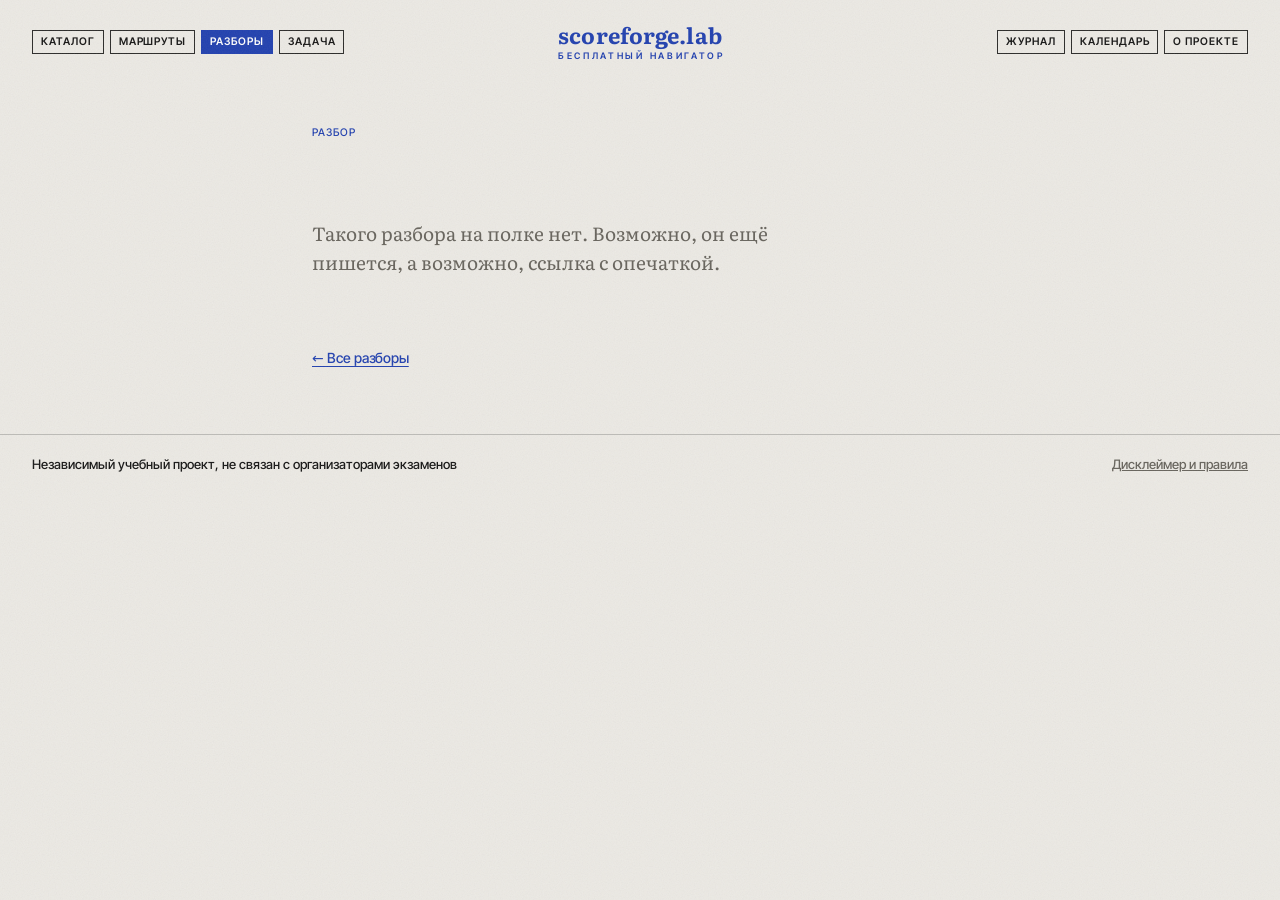
<file: post.html>
<!doctype html>
<html lang="ru">
<head>
<meta charset="utf-8">
<meta http-equiv="Content-Security-Policy" content="default-src 'self'; script-src 'self'; style-src 'self'; img-src 'self' data:; font-src 'self'; connect-src 'self'; object-src 'none'; base-uri 'self'; form-action 'none'">
<meta name="referrer" content="no-referrer">
<meta name="viewport" content="width=device-width,initial-scale=1">
<title>Разбор · scoreforge.lab</title>
<link rel="icon" href="assets/favicon.svg" type="image/svg+xml">
<link rel="stylesheet" href="assets/css/fonts.css">
<link rel="stylesheet" href="assets/css/site.css">
</head>
<body class="page">
<header class="bar">
  <details class="menu">
    <summary class="box lbl">Меню</summary>
    <nav class="menu-sheet" aria-label="Разделы">
      <a href="index.html">Главная</a>
      <a href="catalog.html">Каталог</a>
      <a href="routes.html">Маршруты</a>
      <a href="posts.html" aria-current="page">Разборы</a>
      <a href="weekly.html">Задача недели</a>
      <a href="journal.html">Журнал ошибок</a>
      <a href="calendar.html">Календарь</a>
      <a href="about.html">О проекте</a>
    </nav>
  </details>
  <nav class="bar-nav" aria-label="Разделы">
    <a class="box lbl" href="catalog.html">Каталог</a>
    <a class="box lbl" href="routes.html">Маршруты</a>
    <a class="box lbl" href="posts.html" aria-current="page">Разборы</a>
    <a class="box lbl" href="weekly.html">Задача</a>
  </nav>
  <a class="logo" href="index.html" aria-label="scoreforge.lab, на главную">
    <span class="logo-a">scoreforge.lab</span>
    <span class="logo-b">Бесплатный навигатор</span>
  </a>
  <nav class="bar-nav bar-nav-r" aria-label="Инструменты">
    <a class="box lbl" href="journal.html">Журнал</a>
    <a class="box lbl" href="calendar.html">Календарь</a>
    <a class="box lbl" href="about.html">О проекте</a>
  </nav>
  <a class="box lbl bar-quick" href="catalog.html">Каталог</a>
</header>

<main class="wrap narrow">
  <div class="page-head">
    <p class="lbl kicker" id="post-kicker">Разбор</p>
    <h1 class="page-title page-title-sm" id="post-heading"></h1>
  </div>
  <article class="prose" id="post-body"></article>
  <noscript><p class="empty">Разбору нужен JavaScript.</p></noscript>
  <a class="back-link" href="posts.html">← Все разборы</a>
</main>

<footer class="foot">
  <p>Независимый учебный проект, не связан с организаторами экзаменов</p>
  <a href="about.html">Дисклеймер и правила</a>
</footer>

<script src="assets/js/csv.js"></script>
<script src="assets/js/md.js"></script>
<script src="assets/js/posts.js"></script>
</body>
</html>
</file>
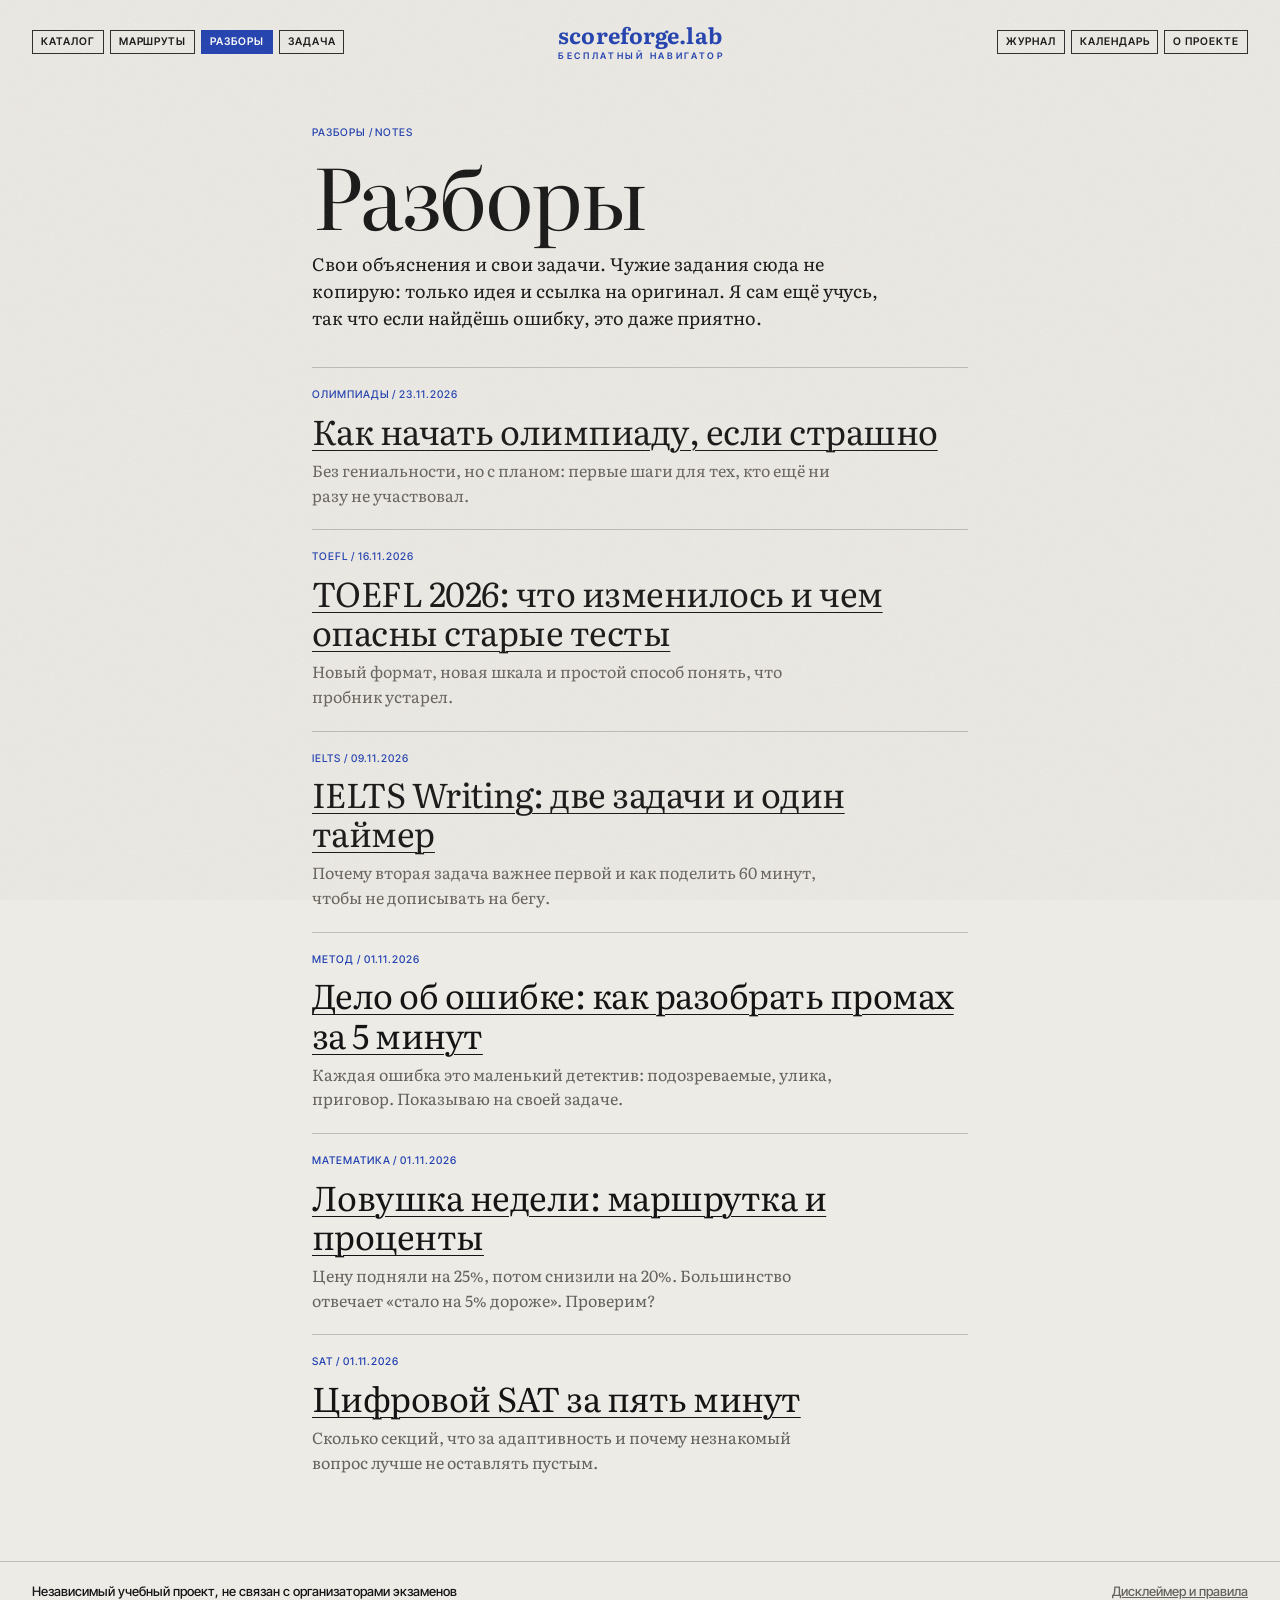
<file: posts.html>
<!doctype html>
<html lang="ru">
<head>
<meta charset="utf-8">
<meta http-equiv="Content-Security-Policy" content="default-src 'self'; script-src 'self'; style-src 'self'; img-src 'self' data:; font-src 'self'; connect-src 'self'; object-src 'none'; base-uri 'self'; form-action 'none'">
<meta name="referrer" content="no-referrer">
<meta name="viewport" content="width=device-width,initial-scale=1">
<title>Разборы · scoreforge.lab</title>
<meta name="description" content="Собственные разборы и объяснения на русском: идеи задач, ловушки экзаменов и метод работы над ошибками.">
<link rel="icon" href="assets/favicon.svg" type="image/svg+xml">
<link rel="stylesheet" href="assets/css/fonts.css">
<link rel="stylesheet" href="assets/css/site.css">
</head>
<body class="page">
<header class="bar">
  <details class="menu">
    <summary class="box lbl">Меню</summary>
    <nav class="menu-sheet" aria-label="Разделы">
      <a href="index.html">Главная</a>
      <a href="catalog.html">Каталог</a>
      <a href="routes.html">Маршруты</a>
      <a href="posts.html" aria-current="page">Разборы</a>
      <a href="weekly.html">Задача недели</a>
      <a href="journal.html">Журнал ошибок</a>
      <a href="calendar.html">Календарь</a>
      <a href="about.html">О проекте</a>
    </nav>
  </details>
  <nav class="bar-nav" aria-label="Разделы">
    <a class="box lbl" href="catalog.html">Каталог</a>
    <a class="box lbl" href="routes.html">Маршруты</a>
    <a class="box lbl" href="posts.html" aria-current="page">Разборы</a>
    <a class="box lbl" href="weekly.html">Задача</a>
  </nav>
  <a class="logo" href="index.html" aria-label="scoreforge.lab, на главную">
    <span class="logo-a">scoreforge.lab</span>
    <span class="logo-b">Бесплатный навигатор</span>
  </a>
  <nav class="bar-nav bar-nav-r" aria-label="Инструменты">
    <a class="box lbl" href="journal.html">Журнал</a>
    <a class="box lbl" href="calendar.html">Календарь</a>
    <a class="box lbl" href="about.html">О проекте</a>
  </nav>
  <a class="box lbl bar-quick" href="catalog.html">Каталог</a>
</header>

<main class="wrap narrow">
  <div class="page-head">
    <p class="lbl kicker">Разборы / Notes</p>
    <h1 class="page-title">Разборы</h1>
    <p class="page-lead">Свои объяснения и свои задачи. Чужие задания сюда не копирую: только идея и ссылка на оригинал. Я сам ещё учусь, так что если найдёшь ошибку, это даже приятно.</p>
  </div>
  <div id="post-list"></div>
  <noscript><p class="empty">Списку разборов нужен JavaScript.</p></noscript>
</main>

<footer class="foot">
  <p>Независимый учебный проект, не связан с организаторами экзаменов</p>
  <a href="about.html">Дисклеймер и правила</a>
</footer>

<script src="assets/js/csv.js"></script>
<script src="assets/js/posts.js"></script>
</body>
</html>
</file>
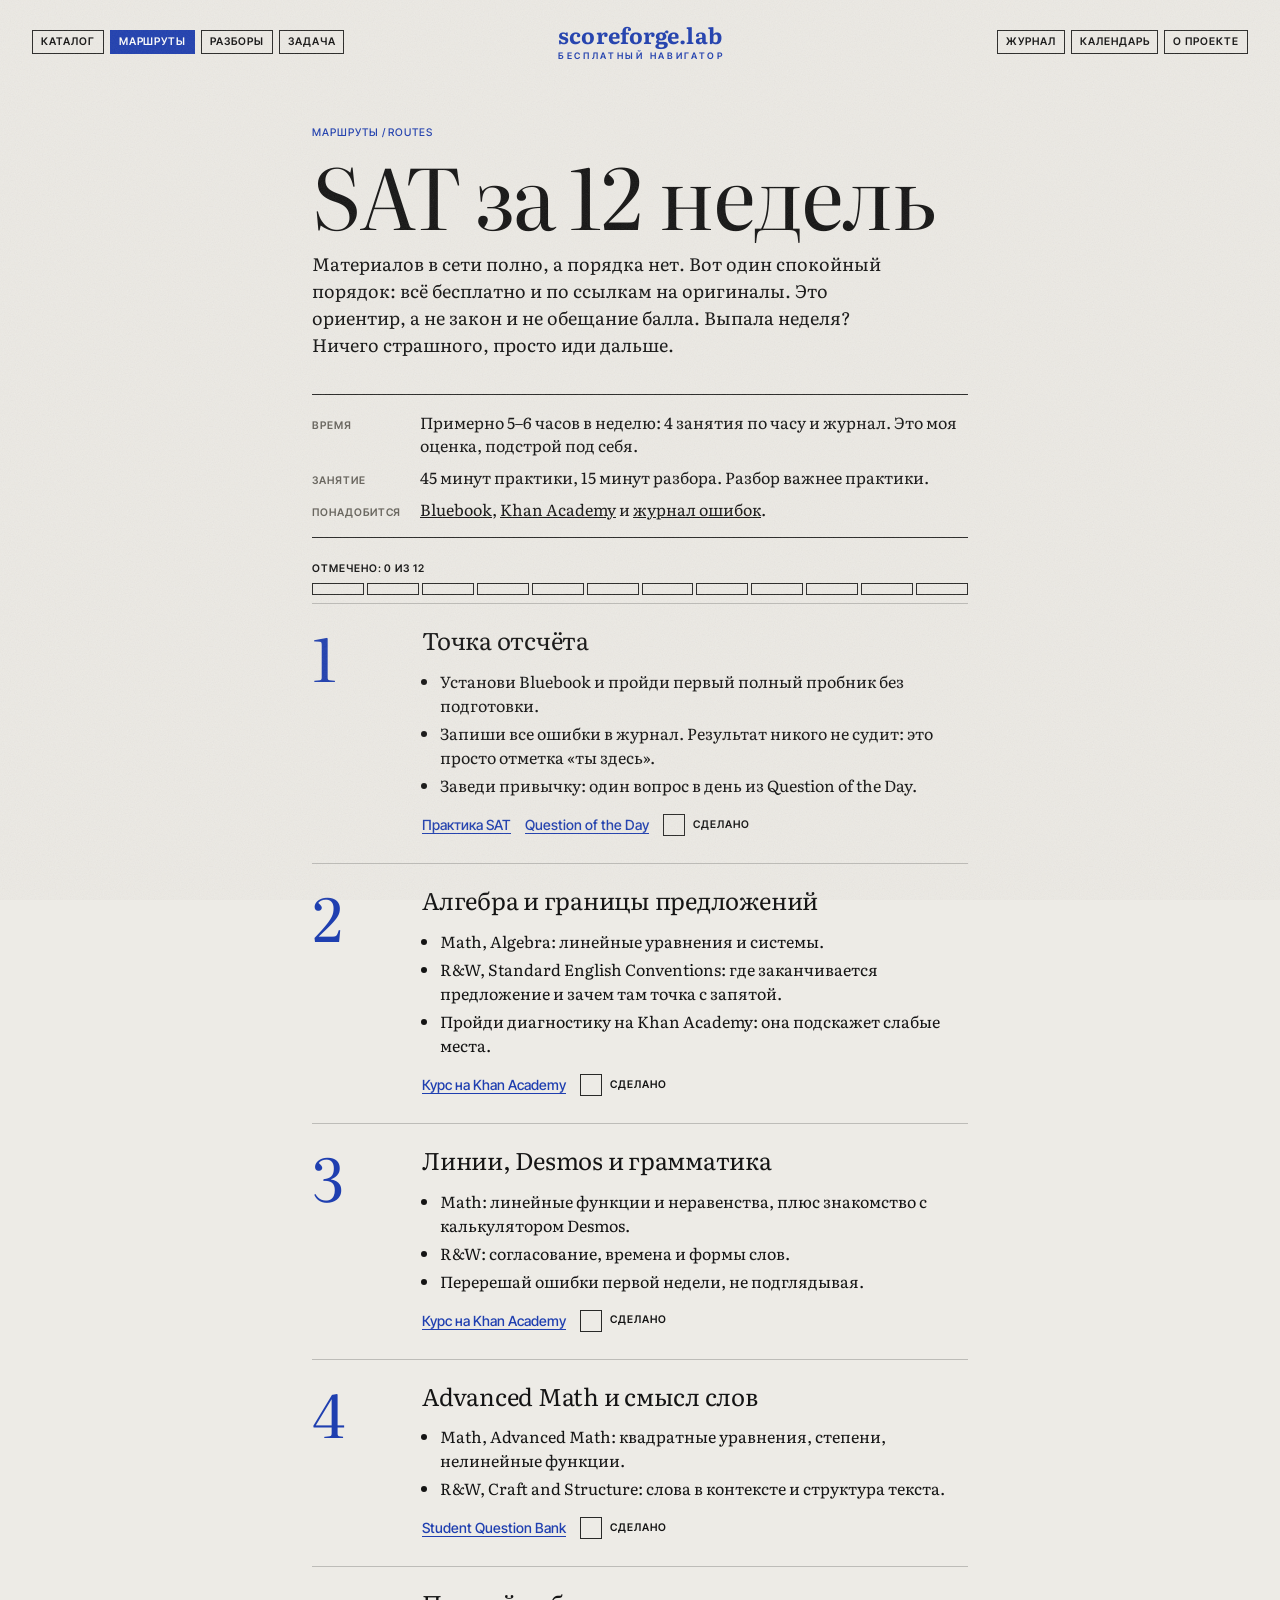
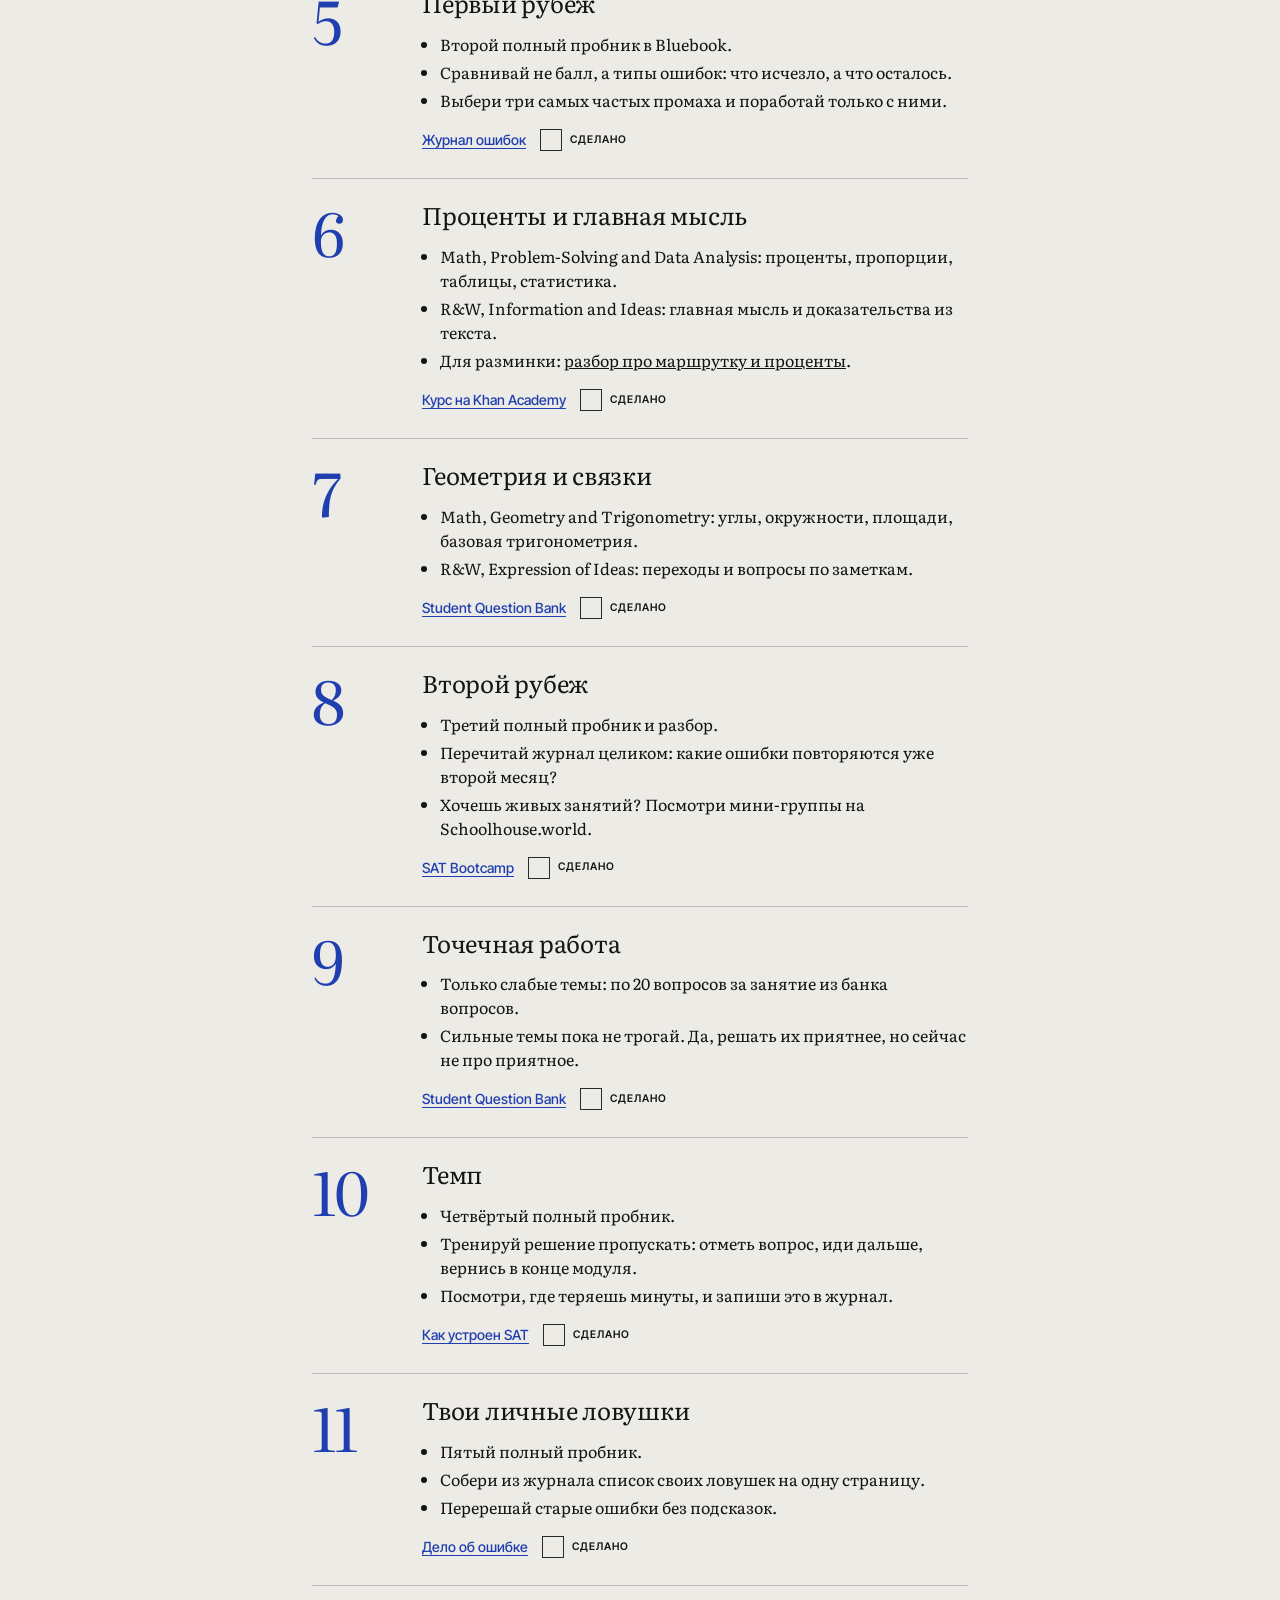
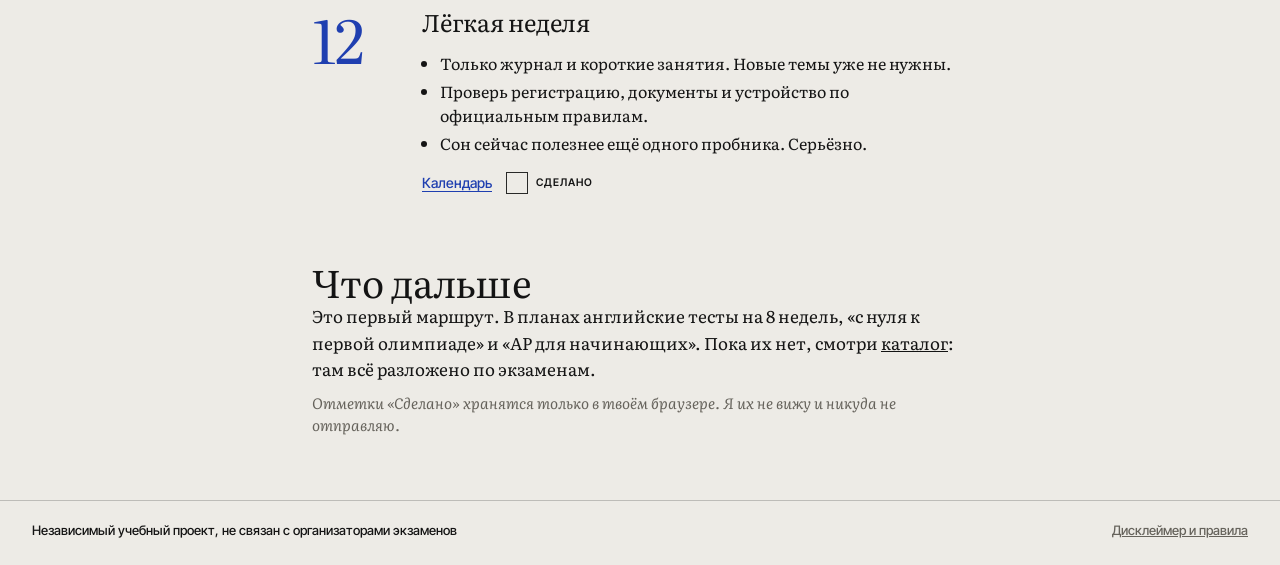
<file: routes.html>
<!doctype html>
<html lang="ru">
<head>
<meta charset="utf-8">
<meta http-equiv="Content-Security-Policy" content="default-src 'self'; script-src 'self'; style-src 'self'; img-src 'self' data:; font-src 'self'; connect-src 'self'; object-src 'none'; base-uri 'self'; form-action 'none'">
<meta name="referrer" content="no-referrer">
<meta name="viewport" content="width=device-width,initial-scale=1">
<title>Маршруты: SAT за 12 недель · scoreforge.lab</title>
<meta name="description" content="Бесплатный маршрут подготовки к цифровому SAT на 12 недель: что делать каждую неделю и где это лежит.">
<link rel="icon" href="assets/favicon.svg" type="image/svg+xml">
<link rel="stylesheet" href="assets/css/fonts.css">
<link rel="stylesheet" href="assets/css/site.css">
</head>
<body class="page">
<header class="bar">
  <details class="menu">
    <summary class="box lbl">Меню</summary>
    <nav class="menu-sheet" aria-label="Разделы">
      <a href="index.html">Главная</a>
      <a href="catalog.html">Каталог</a>
      <a href="routes.html" aria-current="page">Маршруты</a>
      <a href="posts.html">Разборы</a>
      <a href="weekly.html">Задача недели</a>
      <a href="journal.html">Журнал ошибок</a>
      <a href="calendar.html">Календарь</a>
      <a href="about.html">О проекте</a>
    </nav>
  </details>
  <nav class="bar-nav" aria-label="Разделы">
    <a class="box lbl" href="catalog.html">Каталог</a>
    <a class="box lbl" href="routes.html" aria-current="page">Маршруты</a>
    <a class="box lbl" href="posts.html">Разборы</a>
    <a class="box lbl" href="weekly.html">Задача</a>
  </nav>
  <a class="logo" href="index.html" aria-label="scoreforge.lab, на главную">
    <span class="logo-a">scoreforge.lab</span>
    <span class="logo-b">Бесплатный навигатор</span>
  </a>
  <nav class="bar-nav bar-nav-r" aria-label="Инструменты">
    <a class="box lbl" href="journal.html">Журнал</a>
    <a class="box lbl" href="calendar.html">Календарь</a>
    <a class="box lbl" href="about.html">О проекте</a>
  </nav>
  <a class="box lbl bar-quick" href="catalog.html">Каталог</a>
</header>

<main class="wrap narrow">
  <div class="page-head">
    <p class="lbl kicker">Маршруты / Routes</p>
    <h1 class="page-title">SAT за 12 недель</h1>
    <p class="page-lead">Материалов в сети полно, а порядка нет. Вот один спокойный порядок: всё бесплатно и по ссылкам на оригиналы. Это ориентир, а не закон и не обещание балла. Выпала неделя? Ничего страшного, просто иди дальше.</p>
  </div>

  <dl class="route-facts">
    <div><dt class="lbl">Время</dt><dd>Примерно 5–6 часов в неделю: 4 занятия по часу и журнал. Это моя оценка, подстрой под себя.</dd></div>
    <div><dt class="lbl">Занятие</dt><dd>45 минут практики, 15 минут разбора. Разбор важнее практики.</dd></div>
    <div><dt class="lbl">Понадобится</dt><dd><a href="https://bluebook.collegeboard.org/students/download-bluebook" target="_blank" rel="noopener noreferrer">Bluebook</a>, <a href="https://www.khanacademy.org/test-prep/digital-sat" target="_blank" rel="noopener noreferrer">Khan Academy</a> и <a href="journal.html">журнал ошибок</a>.</dd></div>
  </dl>

  <div class="progress" aria-live="polite">
    <p class="lbl" id="progress-count">Отмечено: 0 из 12</p>
    <div class="progress-track" aria-hidden="true">
      <span class="progress-cell"></span><span class="progress-cell"></span><span class="progress-cell"></span><span class="progress-cell"></span>
      <span class="progress-cell"></span><span class="progress-cell"></span><span class="progress-cell"></span><span class="progress-cell"></span>
      <span class="progress-cell"></span><span class="progress-cell"></span><span class="progress-cell"></span><span class="progress-cell"></span>
    </div>
  </div>

  <article class="week">
    <p class="week-num">1</p>
    <h2 class="week-title">Точка отсчёта</h2>
    <div class="week-body">
      <ul>
        <li>Установи Bluebook и пройди первый полный пробник без подготовки.</li>
        <li>Запиши все ошибки в журнал. Результат никого не судит: это просто отметка «ты здесь».</li>
        <li>Заведи привычку: один вопрос в день из Question of the Day.</li>
      </ul>
      <div class="week-foot">
        <a href="https://satsuite.collegeboard.org/practice" target="_blank" rel="noopener noreferrer">Практика SAT</a>
        <a href="https://qotd.collegeboard.org/" target="_blank" rel="noopener noreferrer">Question of the Day</a>
        <label class="week-check lbl"><input type="checkbox" data-week="1">Сделано</label>
      </div>
    </div>
  </article>

  <article class="week">
    <p class="week-num">2</p>
    <h2 class="week-title">Алгебра и границы предложений</h2>
    <div class="week-body">
      <ul>
        <li>Math, Algebra: линейные уравнения и системы.</li>
        <li>R&amp;W, Standard English Conventions: где заканчивается предложение и зачем там точка с запятой.</li>
        <li>Пройди диагностику на Khan Academy: она подскажет слабые места.</li>
      </ul>
      <div class="week-foot">
        <a href="https://www.khanacademy.org/test-prep/digital-sat" target="_blank" rel="noopener noreferrer">Курс на Khan Academy</a>
        <label class="week-check lbl"><input type="checkbox" data-week="2">Сделано</label>
      </div>
    </div>
  </article>

  <article class="week">
    <p class="week-num">3</p>
    <h2 class="week-title">Линии, Desmos и грамматика</h2>
    <div class="week-body">
      <ul>
        <li>Math: линейные функции и неравенства, плюс знакомство с калькулятором Desmos.</li>
        <li>R&amp;W: согласование, времена и формы слов.</li>
        <li>Перерешай ошибки первой недели, не подглядывая.</li>
      </ul>
      <div class="week-foot">
        <a href="https://www.khanacademy.org/test-prep/digital-sat" target="_blank" rel="noopener noreferrer">Курс на Khan Academy</a>
        <label class="week-check lbl"><input type="checkbox" data-week="3">Сделано</label>
      </div>
    </div>
  </article>

  <article class="week">
    <p class="week-num">4</p>
    <h2 class="week-title">Advanced Math и смысл слов</h2>
    <div class="week-body">
      <ul>
        <li>Math, Advanced Math: квадратные уравнения, степени, нелинейные функции.</li>
        <li>R&amp;W, Craft and Structure: слова в контексте и структура текста.</li>
      </ul>
      <div class="week-foot">
        <a href="https://satsuite.collegeboard.org/practice/student-question-bank" target="_blank" rel="noopener noreferrer">Student Question Bank</a>
        <label class="week-check lbl"><input type="checkbox" data-week="4">Сделано</label>
      </div>
    </div>
  </article>

  <article class="week">
    <p class="week-num">5</p>
    <h2 class="week-title">Первый рубеж</h2>
    <div class="week-body">
      <ul>
        <li>Второй полный пробник в Bluebook.</li>
        <li>Сравнивай не балл, а типы ошибок: что исчезло, а что осталось.</li>
        <li>Выбери три самых частых промаха и поработай только с ними.</li>
      </ul>
      <div class="week-foot">
        <a href="journal.html">Журнал ошибок</a>
        <label class="week-check lbl"><input type="checkbox" data-week="5">Сделано</label>
      </div>
    </div>
  </article>

  <article class="week">
    <p class="week-num">6</p>
    <h2 class="week-title">Проценты и главная мысль</h2>
    <div class="week-body">
      <ul>
        <li>Math, Problem-Solving and Data Analysis: проценты, пропорции, таблицы, статистика.</li>
        <li>R&amp;W, Information and Ideas: главная мысль и доказательства из текста.</li>
        <li>Для разминки: <a href="post.html?p=marshrutka">разбор про маршрутку и проценты</a>.</li>
      </ul>
      <div class="week-foot">
        <a href="https://www.khanacademy.org/test-prep/digital-sat" target="_blank" rel="noopener noreferrer">Курс на Khan Academy</a>
        <label class="week-check lbl"><input type="checkbox" data-week="6">Сделано</label>
      </div>
    </div>
  </article>

  <article class="week">
    <p class="week-num">7</p>
    <h2 class="week-title">Геометрия и связки</h2>
    <div class="week-body">
      <ul>
        <li>Math, Geometry and Trigonometry: углы, окружности, площади, базовая тригонометрия.</li>
        <li>R&amp;W, Expression of Ideas: переходы и вопросы по заметкам.</li>
      </ul>
      <div class="week-foot">
        <a href="https://satsuite.collegeboard.org/practice/student-question-bank" target="_blank" rel="noopener noreferrer">Student Question Bank</a>
        <label class="week-check lbl"><input type="checkbox" data-week="7">Сделано</label>
      </div>
    </div>
  </article>

  <article class="week">
    <p class="week-num">8</p>
    <h2 class="week-title">Второй рубеж</h2>
    <div class="week-body">
      <ul>
        <li>Третий полный пробник и разбор.</li>
        <li>Перечитай журнал целиком: какие ошибки повторяются уже второй месяц?</li>
        <li>Хочешь живых занятий? Посмотри мини-группы на Schoolhouse.world.</li>
      </ul>
      <div class="week-foot">
        <a href="https://schoolhouse.world/sat-bootcamp" target="_blank" rel="noopener noreferrer">SAT Bootcamp</a>
        <label class="week-check lbl"><input type="checkbox" data-week="8">Сделано</label>
      </div>
    </div>
  </article>

  <article class="week">
    <p class="week-num">9</p>
    <h2 class="week-title">Точечная работа</h2>
    <div class="week-body">
      <ul>
        <li>Только слабые темы: по 20 вопросов за занятие из банка вопросов.</li>
        <li>Сильные темы пока не трогай. Да, решать их приятнее, но сейчас не про приятное.</li>
      </ul>
      <div class="week-foot">
        <a href="https://satsuite.collegeboard.org/practice/student-question-bank" target="_blank" rel="noopener noreferrer">Student Question Bank</a>
        <label class="week-check lbl"><input type="checkbox" data-week="9">Сделано</label>
      </div>
    </div>
  </article>

  <article class="week">
    <p class="week-num">10</p>
    <h2 class="week-title">Темп</h2>
    <div class="week-body">
      <ul>
        <li>Четвёртый полный пробник.</li>
        <li>Тренируй решение пропускать: отметь вопрос, иди дальше, вернись в конце модуля.</li>
        <li>Посмотри, где теряешь минуты, и запиши это в журнал.</li>
      </ul>
      <div class="week-foot">
        <a href="post.html?p=sat-za-pyat-minut">Как устроен SAT</a>
        <label class="week-check lbl"><input type="checkbox" data-week="10">Сделано</label>
      </div>
    </div>
  </article>

  <article class="week">
    <p class="week-num">11</p>
    <h2 class="week-title">Твои личные ловушки</h2>
    <div class="week-body">
      <ul>
        <li>Пятый полный пробник.</li>
        <li>Собери из журнала список своих ловушек на одну страницу.</li>
        <li>Перерешай старые ошибки без подсказок.</li>
      </ul>
      <div class="week-foot">
        <a href="post.html?p=delo-ob-oshibke">Дело об ошибке</a>
        <label class="week-check lbl"><input type="checkbox" data-week="11">Сделано</label>
      </div>
    </div>
  </article>

  <article class="week">
    <p class="week-num">12</p>
    <h2 class="week-title">Лёгкая неделя</h2>
    <div class="week-body">
      <ul>
        <li>Только журнал и короткие занятия. Новые темы уже не нужны.</li>
        <li>Проверь регистрацию, документы и устройство по официальным правилам.</li>
        <li>Сон сейчас полезнее ещё одного пробника. Серьёзно.</li>
      </ul>
      <div class="week-foot">
        <a href="calendar.html">Календарь</a>
        <label class="week-check lbl"><input type="checkbox" data-week="12">Сделано</label>
      </div>
    </div>
  </article>

  <section class="next-routes">
    <h2 class="section-title">Что дальше</h2>
    <p>Это первый маршрут. В планах английские тесты на 8 недель, «с нуля к первой олимпиаде» и «AP для начинающих». Пока их нет, смотри <a href="catalog.html">каталог</a>: там всё разложено по экзаменам.</p>
    <p class="card-note">Отметки «Сделано» хранятся только в твоём браузере. Я их не вижу и никуда не отправляю.</p>
  </section>
</main>

<footer class="foot">
  <p>Независимый учебный проект, не связан с организаторами экзаменов</p>
  <a href="about.html">Дисклеймер и правила</a>
</footer>

<script src="assets/js/routes.js"></script>
</body>
</html>
</file>
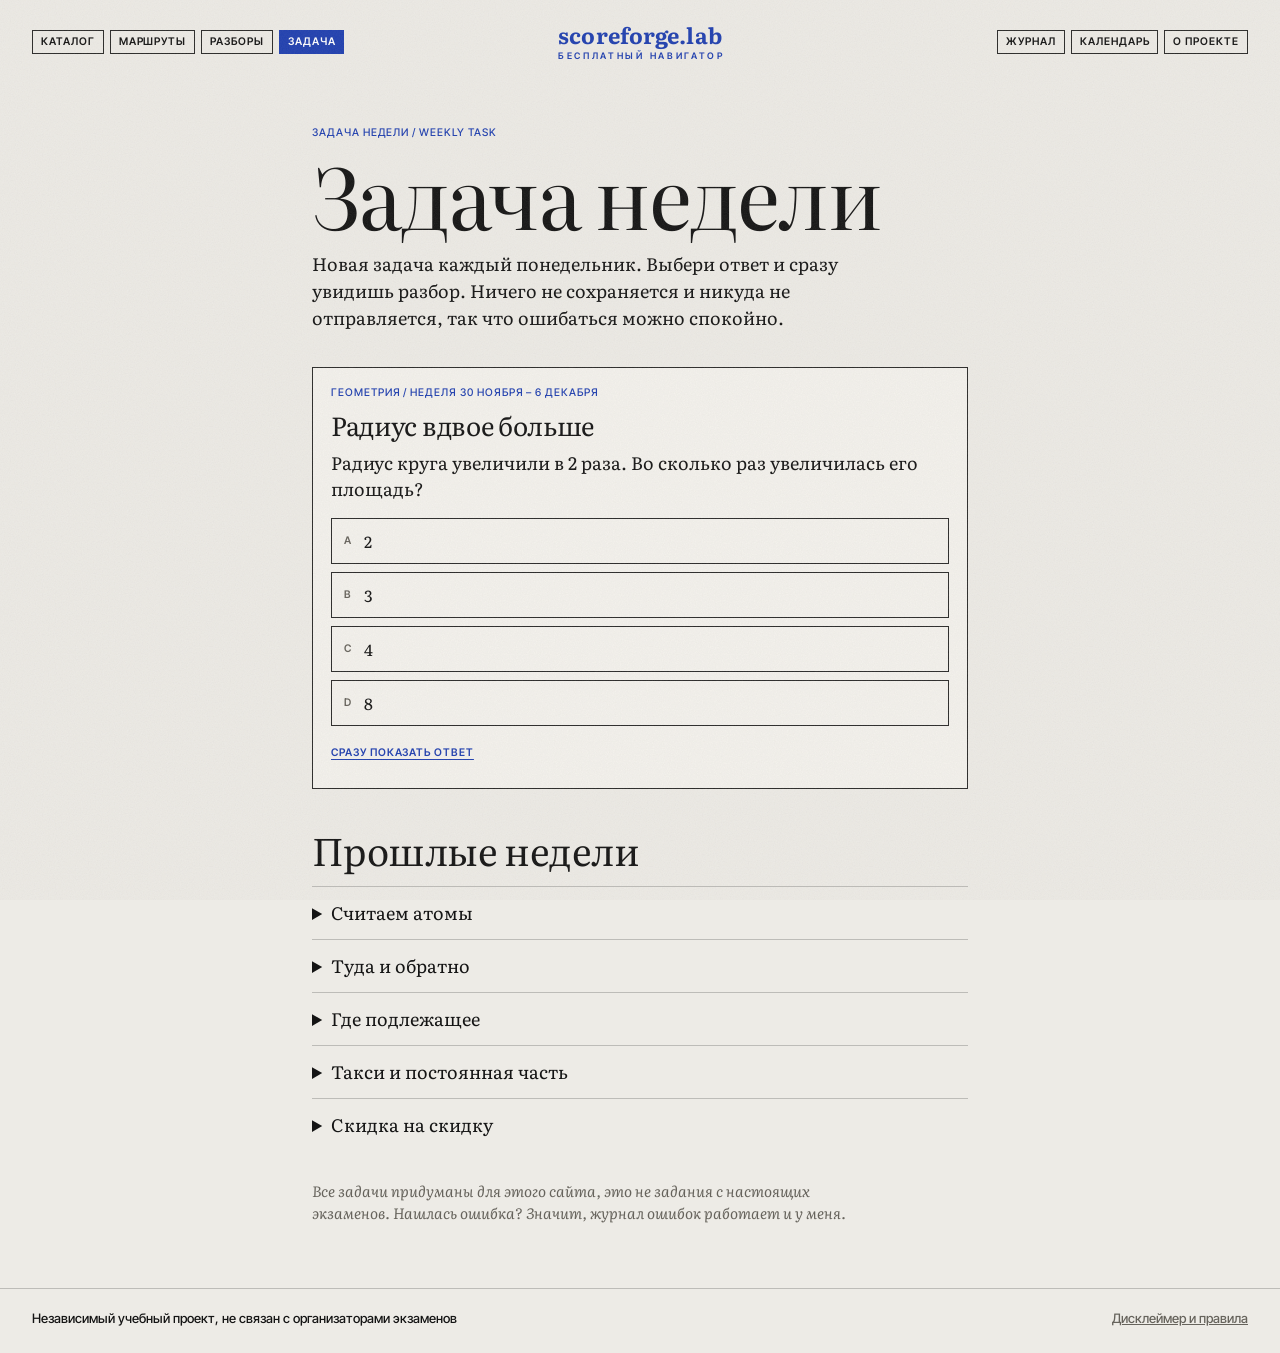
<file: weekly.html>
<!doctype html>
<html lang="ru">
<head>
<meta charset="utf-8">
<meta http-equiv="Content-Security-Policy" content="default-src 'self'; script-src 'self'; style-src 'self'; img-src 'self' data:; font-src 'self'; connect-src 'self'; object-src 'none'; base-uri 'self'; form-action 'none'">
<meta name="referrer" content="no-referrer">
<meta name="viewport" content="width=device-width,initial-scale=1">
<title>Задача недели · scoreforge.lab</title>
<meta name="description" content="Каждую неделю новая задача с разбором: математика, физика, химия и английский. Без регистрации и бесплатно.">
<link rel="icon" href="assets/favicon.svg" type="image/svg+xml">
<link rel="stylesheet" href="assets/css/fonts.css">
<link rel="stylesheet" href="assets/css/site.css">
</head>
<body class="page">
<header class="bar">
  <details class="menu">
    <summary class="box lbl">Меню</summary>
    <nav class="menu-sheet" aria-label="Разделы">
      <a href="index.html">Главная</a>
      <a href="catalog.html">Каталог</a>
      <a href="routes.html">Маршруты</a>
      <a href="posts.html">Разборы</a>
      <a href="weekly.html" aria-current="page">Задача недели</a>
      <a href="journal.html">Журнал ошибок</a>
      <a href="calendar.html">Календарь</a>
      <a href="about.html">О проекте</a>
    </nav>
  </details>
  <nav class="bar-nav" aria-label="Разделы">
    <a class="box lbl" href="catalog.html">Каталог</a>
    <a class="box lbl" href="routes.html">Маршруты</a>
    <a class="box lbl" href="posts.html">Разборы</a>
    <a class="box lbl" href="weekly.html" aria-current="page">Задача</a>
  </nav>
  <a class="logo" href="index.html" aria-label="scoreforge.lab, на главную">
    <span class="logo-a">scoreforge.lab</span>
    <span class="logo-b">Бесплатный навигатор</span>
  </a>
  <nav class="bar-nav bar-nav-r" aria-label="Инструменты">
    <a class="box lbl" href="journal.html">Журнал</a>
    <a class="box lbl" href="calendar.html">Календарь</a>
    <a class="box lbl" href="about.html">О проекте</a>
  </nav>
  <a class="box lbl bar-quick" href="catalog.html">Каталог</a>
</header>

<main class="wrap narrow">
  <div class="page-head">
    <p class="lbl kicker">Задача недели / Weekly task</p>
    <h1 class="page-title">Задача недели</h1>
    <p class="page-lead">Новая задача каждый понедельник. Выбери ответ и сразу увидишь разбор. Ничего не сохраняется и никуда не отправляется, так что ошибаться можно спокойно.</p>
  </div>

  <div id="week-task"></div>
  <noscript><p class="empty">Задаче недели нужен JavaScript.</p></noscript>

  <section class="week-past" id="week-past-wrap" hidden>
    <h2 class="section-title">Прошлые недели</h2>
    <div id="week-past"></div>
  </section>

  <p class="card-note task-disclaimer">Все задачи придуманы для этого сайта, это не задания с настоящих экзаменов. Нашлась ошибка? Значит, журнал ошибок работает и у меня.</p>
</main>

<footer class="foot">
  <p>Независимый учебный проект, не связан с организаторами экзаменов</p>
  <a href="about.html">Дисклеймер и правила</a>
</footer>

<script src="assets/js/csv.js"></script>
<script src="assets/js/weekly.js"></script>
</body>
</html>
</file>
<file: assets/css/fonts.css>
/* Self-hosted subsets from Google Fonts (SIL Open Font License). Literata replaces Newsreader: it has Cyrillic. */
/* cyrillic */
@font-face {
  font-family: 'Inter Tight';
  font-style: normal;
  font-weight: 500;
  font-display: swap;
  src: url(../fonts/intertight-normal-500-cyrillic.woff2) format('woff2');
  unicode-range: U+0301, U+0400-045F, U+0490-0491, U+04B0-04B1, U+2116;
}
/* latin */
@font-face {
  font-family: 'Inter Tight';
  font-style: normal;
  font-weight: 500;
  font-display: swap;
  src: url(../fonts/intertight-normal-500-latin.woff2) format('woff2');
  unicode-range: U+0000-00FF, U+0131, U+0152-0153, U+02BB-02BC, U+02C6, U+02DA, U+02DC, U+0304, U+0308, U+0329, U+2000-206F, U+20AC, U+2122, U+2191, U+2193, U+2212, U+2215, U+FEFF, U+FFFD;
}
/* cyrillic */
@font-face {
  font-family: 'Inter Tight';
  font-style: normal;
  font-weight: 600;
  font-display: swap;
  src: url(../fonts/intertight-normal-500-cyrillic.woff2) format('woff2');
  unicode-range: U+0301, U+0400-045F, U+0490-0491, U+04B0-04B1, U+2116;
}
/* latin */
@font-face {
  font-family: 'Inter Tight';
  font-style: normal;
  font-weight: 600;
  font-display: swap;
  src: url(../fonts/intertight-normal-500-latin.woff2) format('woff2');
  unicode-range: U+0000-00FF, U+0131, U+0152-0153, U+02BB-02BC, U+02C6, U+02DA, U+02DC, U+0304, U+0308, U+0329, U+2000-206F, U+20AC, U+2122, U+2191, U+2193, U+2212, U+2215, U+FEFF, U+FFFD;
}
/* cyrillic */
@font-face {
  font-family: 'Literata';
  font-style: italic;
  font-weight: 400;
  font-display: swap;
  src: url(../fonts/literata-italic-400-cyrillic.woff2) format('woff2');
  unicode-range: U+0301, U+0400-045F, U+0490-0491, U+04B0-04B1, U+2116;
}
/* latin */
@font-face {
  font-family: 'Literata';
  font-style: italic;
  font-weight: 400;
  font-display: swap;
  src: url(../fonts/literata-italic-400-latin.woff2) format('woff2');
  unicode-range: U+0000-00FF, U+0131, U+0152-0153, U+02BB-02BC, U+02C6, U+02DA, U+02DC, U+0304, U+0308, U+0329, U+2000-206F, U+20AC, U+2122, U+2191, U+2193, U+2212, U+2215, U+FEFF, U+FFFD;
}
/* cyrillic */
@font-face {
  font-family: 'Literata';
  font-style: normal;
  font-weight: 400;
  font-display: swap;
  src: url(../fonts/literata-normal-400-cyrillic.woff2) format('woff2');
  unicode-range: U+0301, U+0400-045F, U+0490-0491, U+04B0-04B1, U+2116;
}
/* latin */
@font-face {
  font-family: 'Literata';
  font-style: normal;
  font-weight: 400;
  font-display: swap;
  src: url(../fonts/literata-normal-400-latin.woff2) format('woff2');
  unicode-range: U+0000-00FF, U+0131, U+0152-0153, U+02BB-02BC, U+02C6, U+02DA, U+02DC, U+0304, U+0308, U+0329, U+2000-206F, U+20AC, U+2122, U+2191, U+2193, U+2212, U+2215, U+FEFF, U+FFFD;
}
/* cyrillic */
@font-face {
  font-family: 'Literata';
  font-style: normal;
  font-weight: 700;
  font-display: swap;
  src: url(../fonts/literata-normal-400-cyrillic.woff2) format('woff2');
  unicode-range: U+0301, U+0400-045F, U+0490-0491, U+04B0-04B1, U+2116;
}
/* latin */
@font-face {
  font-family: 'Literata';
  font-style: normal;
  font-weight: 700;
  font-display: swap;
  src: url(../fonts/literata-normal-400-latin.woff2) format('woff2');
  unicode-range: U+0000-00FF, U+0131, U+0152-0153, U+02BB-02BC, U+02C6, U+02DA, U+02DC, U+0304, U+0308, U+0329, U+2000-206F, U+20AC, U+2122, U+2191, U+2193, U+2212, U+2215, U+FEFF, U+FFFD;
}
</file>
<file: assets/css/site.css>
/* scoreforge.lab: shared styles. Mobile first: base rules are for phones. */
:root {
  --paper: #EDEBE6;
  --sheet: #F4F2ED;
  --ink: #141414;
  --muted: #66635C;
  --cobalt: #1F3FB0;
  --vermilion: #C93A23;
  --cream: #EFE7D3;
  --rule: rgba(20, 20, 20, .9);
  --hair: rgba(20, 20, 20, .22);
  --ease: cubic-bezier(.2, .8, .2, 1);
  --sans: "Inter Tight", system-ui, sans-serif;
  --serif: "Literata", Georgia, serif;
  --gutter: 16px;
}

*, *::before, *::after { box-sizing: border-box; }

html { color-scheme: light; -webkit-text-size-adjust: 100%; }

body {
  margin: 0;
  background: var(--paper);
  color: var(--ink);
  font: 400 17px/1.55 var(--serif);
  -webkit-font-smoothing: antialiased;
  -moz-osx-font-smoothing: grayscale;
  overflow-wrap: break-word;
}

/* Printed-paper grain. Plain alpha instead of a blend mode: same look, far cheaper on phones. */
.grain, body.page::after {
  content: "";
  position: fixed;
  inset: 0;
  z-index: 40;
  pointer-events: none;
  opacity: .55;
  background-image: url("data:image/svg+xml,%3Csvg xmlns='http://www.w3.org/2000/svg' width='220' height='220'%3E%3Cfilter id='n'%3E%3CfeTurbulence type='fractalNoise' baseFrequency='.85' numOctaves='3' stitchTiles='stitch'/%3E%3CfeColorMatrix values='0 0 0 0 .45 0 0 0 0 .42 0 0 0 0 .38 0 0 0 .22 0'/%3E%3C/filter%3E%3Crect width='220' height='220' filter='url(%23n)'/%3E%3C/svg%3E");
}

a { color: inherit; }
img, svg { display: block; max-width: 100%; }
h1, h2, h3, p, ul, ol, dl, dd, figure { margin: 0; padding: 0; }
button { font: inherit; color: inherit; background: none; border: 0; padding: 0; cursor: pointer; }
:focus-visible { outline: 2px solid var(--cobalt); outline-offset: 2px; }

/* Label system: small boxed tags, like a printed catalogue. */
.lbl {
  font: 600 10.5px/1 var(--sans);
  letter-spacing: .09em;
  text-transform: uppercase;
}
.box {
  display: inline-flex;
  align-items: center;
  height: 32px;
  padding: 0 10px;
  border: 1px solid var(--rule);
  color: var(--ink);
  text-decoration: none;
  white-space: nowrap;
  transition: background-color .35s var(--ease), color .35s var(--ease);
}
a.box:hover, button.box:hover, summary.box:hover { background: var(--ink); color: var(--sheet); }

/* Top bar */
.bar {
  position: relative;
  z-index: 30;
  display: grid;
  grid-template-columns: 1fr auto 1fr;
  align-items: center;
  height: 64px;
  padding: 0 var(--gutter);
}
.logo {
  display: flex;
  flex-direction: column;
  align-items: center;
  gap: 4px;
  color: var(--cobalt);
  text-decoration: none;
}
.logo-a { font: 700 18px/1 var(--serif); letter-spacing: .005em; }
.logo-b {
  font: 600 7.5px/1 var(--sans);
  letter-spacing: .26em;
  padding-left: .26em;
  text-transform: uppercase;
  white-space: nowrap;
}
.bar-nav { display: none; gap: 6px; }
.bar-nav-r { justify-content: flex-end; }
.bar-nav a[aria-current="page"] { background: var(--cobalt); border-color: var(--cobalt); color: #fff; }
.bar-quick { justify-self: end; }

/* Mobile menu: works without JavaScript */
.menu { justify-self: start; }
.menu > summary { list-style: none; cursor: pointer; position: relative; z-index: 2; }
.menu > summary::-webkit-details-marker { display: none; }
.menu[open] > summary { background: var(--ink); color: var(--sheet); }
.menu-sheet {
  position: fixed;
  inset: 0;
  z-index: 1;
  overflow-y: auto;
  padding: 84px 22px 40px;
  background: var(--sheet);
  display: flex;
  flex-direction: column;
  gap: 4px;
}
.menu-sheet a {
  font: 400 34px/1.25 var(--serif);
  letter-spacing: -.015em;
  color: var(--ink);
  text-decoration: none;
}
.menu-sheet a[aria-current="page"] { color: var(--cobalt); }
.menu-sheet small { display: block; font: 500 14px/1.3 var(--sans); color: var(--muted); letter-spacing: 0; margin-bottom: 10px; }
body:has(.menu[open]) { overflow: hidden; }

/* Page frame */
.wrap { max-width: 1120px; margin: 0 auto; padding: 0 var(--gutter); }
.narrow { max-width: 720px; }
.page-head { padding: 28px 0 28px; }
.page-head .kicker { color: var(--cobalt); font-weight: 500; }
.page-title {
  margin-top: 12px;
  font: 400 clamp(42px, 9vw, 84px)/1.02 var(--serif);
  letter-spacing: -.025em;
}
.page-lead { margin-top: 14px; max-width: 58ch; font-size: 18px; line-height: 1.5; }
.section-title { font: 400 clamp(26px, 5vw, 38px)/1.12 var(--serif); letter-spacing: -.015em; }

.foot {
  margin-top: 64px;
  padding: 20px var(--gutter) 26px;
  border-top: 1px solid var(--hair);
  display: flex;
  flex-wrap: wrap;
  justify-content: space-between;
  gap: 10px 24px;
}
.foot p { font: 500 13px/1.4 var(--sans); }
.foot a { color: var(--muted); font: 500 13px/1.4 var(--sans); }

.empty { padding: 32px 0; font-size: 19px; color: var(--muted); max-width: 46ch; }

/* Catalog filters */
.filters { display: grid; gap: 16px; padding-bottom: 8px; }
.filter { border: 0; margin: 0; padding: 0; min-width: 0; }
.filter legend { padding: 0; margin-bottom: 8px; color: var(--muted); }
.chips { display: flex; flex-wrap: wrap; gap: 6px; }
.chip {
  height: 36px;
  padding: 0 12px;
  border: 1px solid var(--rule);
  white-space: nowrap;
  transition: background-color .35s var(--ease), color .35s var(--ease), border-color .35s var(--ease);
}
.chip:hover { background: rgba(31, 63, 176, .1); }
.chip[aria-pressed="true"] { background: var(--cobalt); border-color: var(--cobalt); color: #fff; }

.result-bar {
  display: flex;
  align-items: center;
  justify-content: space-between;
  gap: 12px;
  min-height: 34px;
  margin: 18px 0 12px;
  padding-top: 12px;
  border-top: 1px solid var(--hair);
}
.result-bar .link-btn { height: 34px; }
.robot-note { margin-top: -4px; margin-bottom: 14px; font: 500 13px/1.4 var(--sans); color: var(--muted); }
.robot-flag { margin-top: 10px; font: 500 13px/1.35 var(--sans); color: var(--vermilion); }

/* Catalog cards: library index cards */
.cards { display: grid; gap: 14px; }
.card {
  position: relative;
  display: flex;
  flex-direction: column;
  padding: 14px 16px 26px;
  background: var(--sheet);
  border: 1px solid var(--rule);
}
.card::after {
  /* the punched hole of a library card */
  content: "";
  position: absolute;
  left: 50%;
  bottom: 7px;
  width: 11px;
  height: 11px;
  margin-left: -5.5px;
  border-radius: 50%;
  background: var(--paper);
  border: 1px solid var(--hair);
}
.card-top {
  display: flex;
  align-items: center;
  justify-content: space-between;
  gap: 10px;
  padding-bottom: 10px;
  border-bottom: 1px solid var(--vermilion);
}
.card-top > .lbl:first-child { color: var(--muted); line-height: 1.3; }
.stamp {
  flex: none;
  padding: 5px 7px 4px;
  border: 1.5px solid currentColor;
  transform: rotate(-2.5deg);
}
.stamp-yes { color: var(--cobalt); }
.stamp-part { color: var(--ink); }
.stamp-no { color: var(--vermilion); }
.card-title { margin-top: 12px; font: 400 22px/1.2 var(--serif); letter-spacing: -.01em; }
.card-title a { text-decoration: underline; text-decoration-thickness: 1px; text-underline-offset: 4px; }
.card-title a:hover { color: var(--cobalt); }
.card-title a::after { content: " \2197"; font-family: var(--sans); font-size: .75em; }
.card-inside { margin-top: 8px; font-size: 16px; line-height: 1.45; }
.card-note { margin-top: 10px; font-size: 15px; line-height: 1.45; font-style: italic; color: var(--muted); }
.card-note-label { display: block; font-style: normal; margin-bottom: 5px; color: var(--cobalt); }
.card-meta { margin-top: auto; padding-top: 14px; display: grid; gap: 7px; }
.card-meta > div { display: flex; gap: 10px; align-items: baseline; }
.card-meta dt { flex: 0 0 74px; color: var(--muted); }
.card-meta dd { font: 500 13px/1.35 var(--sans); }
.unchecked { color: var(--vermilion); }

/* Route page */
.route-facts { display: grid; gap: 10px; padding: 16px 0; border-top: 1px solid var(--rule); border-bottom: 1px solid var(--rule); }
.route-facts > div { display: flex; gap: 12px; align-items: baseline; }
.route-facts dt { flex: 0 0 96px; color: var(--muted); }
.route-facts dd { font-size: 16px; line-height: 1.4; }
.progress { margin: 26px 0 8px; }
.progress-track { display: grid; grid-template-columns: repeat(12, 1fr); gap: 3px; margin-top: 9px; }
.progress-cell { height: 12px; border: 1px solid var(--rule); transition: background-color .4s var(--ease); }
.progress-cell.on { background: var(--cobalt); border-color: var(--cobalt); }
.week { display: grid; grid-template-columns: 54px 1fr; gap: 4px 12px; padding: 22px 0; border-top: 1px solid var(--hair); }
.week-num { grid-row: 1 / span 2; font: 400 46px/1 var(--serif); letter-spacing: -.03em; color: var(--cobalt); }
.week-title { font: 400 24px/1.2 var(--serif); letter-spacing: -.01em; }
.week-body { grid-column: 2; min-width: 0; }
.week-body ul { margin: 10px 0 0; padding-left: 18px; font-size: 16px; line-height: 1.5; }
.week-body li + li { margin-top: 4px; }
.week-foot { display: flex; flex-wrap: wrap; gap: 8px 14px; align-items: center; margin-top: 12px; }
.week-foot a { font: 500 14px/1.3 var(--sans); color: var(--cobalt); text-underline-offset: 3px; }
.week-check { display: inline-flex; align-items: center; gap: 8px; cursor: pointer; min-height: 32px; }
.week-check input {
  appearance: none;
  -webkit-appearance: none;
  width: 22px;
  height: 22px;
  margin: 0;
  border: 1px solid var(--rule);
  cursor: pointer;
  display: grid;
  place-items: center;
  transition: background-color .35s var(--ease);
}
.week-check input:checked { background: var(--cobalt); border-color: var(--cobalt); }
.week-check input:checked::after { content: "\2713"; color: #fff; font: 600 14px/1 var(--sans); }
.next-routes { margin-top: 40px; }
.next-routes ul { margin-top: 12px; padding-left: 18px; }

/* Posts */
.post-row { padding: 22px 0; border-top: 1px solid var(--hair); }
.post-meta { color: var(--cobalt); font-weight: 500; }
.post-title { margin-top: 10px; font: 400 clamp(24px, 4.4vw, 34px)/1.15 var(--serif); letter-spacing: -.015em; }
.post-link { text-decoration: underline; text-decoration-thickness: 1px; text-underline-offset: 5px; }
.post-link:hover { color: var(--cobalt); }
.post-desc { margin-top: 8px; max-width: 58ch; color: var(--muted); font-size: 16px; }

.prose { max-width: 66ch; }
.prose > * + * { margin-top: 16px; }
.prose h2, .prose h3, .prose h4 { font-weight: 400; letter-spacing: -.012em; line-height: 1.18; margin-top: 34px; }
.prose h2 { font-size: 28px; }
.prose h3 { font-size: 23px; }
.prose ul, .prose ol { padding-left: 22px; }
.prose li + li { margin-top: 6px; }
.prose a { color: var(--cobalt); text-underline-offset: 3px; }
.prose blockquote { margin: 20px 0; padding: 14px 18px; background: var(--sheet); border-left: 3px solid var(--cobalt); }
.prose blockquote p + p { margin-top: 10px; }
.prose code { font: 500 .9em/1 ui-monospace, Consolas, monospace; background: var(--sheet); padding: 1px 5px; }
.prose pre { padding: 14px; background: var(--sheet); overflow-x: auto; }
.prose pre code { padding: 0; background: none; line-height: 1.5; }
.prose hr { border: 0; border-top: 1px solid var(--hair); }
.back-link { display: inline-block; margin-top: 40px; font: 500 14px/1.3 var(--sans); color: var(--cobalt); text-underline-offset: 3px; }

.page-title-sm { font-size: clamp(34px, 6.5vw, 60px); }

/* Journal */
.reasons-label { margin-top: 26px; color: var(--muted); }
.actions-note { margin-bottom: 28px; }
.sheet-brand { color: var(--muted); }
.steps { display: grid; gap: 14px; }
.step { padding: 16px; background: var(--sheet); border: 1px solid var(--rule); }
.step .lbl { color: var(--cobalt); }
.step h2 { margin-top: 10px; font: 400 23px/1.2 var(--serif); letter-spacing: -.01em; }
.step p:last-child { margin-top: 6px; font-size: 16px; line-height: 1.45; }
.reasons { margin-top: 12px; display: flex; flex-wrap: wrap; gap: 6px; }
.reason { padding: 6px 9px; border: 1px solid var(--hair); font: 500 14px/1.2 var(--sans); }
.actions { display: flex; flex-wrap: wrap; gap: 8px; margin: 26px 0 30px; }
.cta-link { height: 44px; padding: 0 16px; border-color: var(--cobalt); color: var(--cobalt); }
.cta-link.solid, a.cta-link:hover, button.cta-link:hover { background: var(--cobalt); color: #fff; }
.sheet-wrap { overflow-x: auto; }
.sheet-title { font: 400 26px/1.2 var(--serif); margin-bottom: 12px; }
.sheet { width: 100%; min-width: 560px; border-collapse: collapse; background: var(--sheet); font-size: 15px; line-height: 1.35; table-layout: fixed; }
.sheet th { text-align: left; vertical-align: bottom; padding: 8px 10px; border: 1px solid var(--rule); font: 600 11px/1.3 var(--sans); letter-spacing: .05em; text-transform: uppercase; }
.sheet td { padding: 8px 10px; border: 1px solid var(--rule); height: 48px; vertical-align: top; }
.sheet .sample td { font-style: italic; color: var(--muted); }

/* Calendar */
.cal-list { margin-top: 14px; }
.cal-group + .cal-group { margin-top: 40px; }
.ticket { display: grid; gap: 10px; padding: 18px 0; border-top: 1px solid var(--hair); }
.ticket-date { font: 400 24px/1.15 var(--serif); letter-spacing: -.012em; }
.ticket-count { margin-top: 7px; color: var(--cobalt); }
.ticket-exam { color: var(--muted); }
.ticket-event { margin-top: 7px; font-size: 16px; font-weight: 400; }
.ticket-note { margin-top: 4px; font-size: 15px; line-height: 1.45; color: var(--muted); max-width: 54ch; }
.ticket-link { display: inline-block; margin-top: 7px; font: 500 14px/1.3 var(--sans); color: var(--cobalt); text-underline-offset: 3px; }
.ticket-marks { display: flex; flex-wrap: wrap; align-items: center; gap: 8px 12px; }
.ticket-checked { color: var(--muted); font-weight: 500; }
.ticket-unconfirmed .ticket-date { color: var(--vermilion); }
.past-toggle { margin-top: 40px; }
.past-toggle summary { cursor: pointer; font: 500 15px/1.3 var(--sans); color: var(--muted); padding: 8px 0; }

/* Task of the week */
.task { padding: 18px; background: var(--sheet); border: 1px solid var(--rule); }
.task-kicker { color: var(--cobalt); font-weight: 500; line-height: 1.35; }
.task-title { margin-top: 10px; font: 400 26px/1.15 var(--serif); letter-spacing: -.012em; }
.task-text { margin-top: 10px; font-size: 18px; line-height: 1.45; }
.task-opts { display: grid; gap: 8px; margin-top: 16px; }
.task-opt {
  display: flex;
  align-items: center;
  gap: 12px;
  min-height: 46px;
  padding: 8px 12px;
  border: 1px solid var(--rule);
  text-align: left;
  font-size: 16px;
  line-height: 1.3;
  transition: background-color .35s var(--ease), color .35s var(--ease), border-color .35s var(--ease);
}
.task-opt:hover { background: rgba(31, 63, 176, .1); }
.task-letter { flex: none; color: var(--muted); }
.task-right, .task-right:hover { background: var(--cobalt); border-color: var(--cobalt); color: #fff; }
.task-right .task-letter { color: #fff; }
.task-wrong, .task-wrong:hover { background: none; border-color: var(--vermilion); color: var(--vermilion); text-decoration: line-through; }
.link-btn { color: var(--cobalt); text-decoration: underline; text-underline-offset: 3px; }
.task-show { display: inline-block; height: 34px; margin-top: 10px; }
.task-show[hidden], .task-answer[hidden] { display: none; }
.task-answer { margin-top: 16px; padding-top: 14px; border-top: 1px solid var(--vermilion); font-size: 16px; line-height: 1.5; }
.task-answer > * + * { margin-top: 8px; }
.task-verdict { font: 500 15px/1.3 var(--sans); }
.task-rule { font-style: italic; color: var(--muted); }
.task-rule-label { display: block; font-style: normal; color: var(--cobalt); margin-bottom: 5px; }
.week-past { margin-top: 40px; }
.task-past { border-top: 1px solid var(--hair); }
.task-past:first-child { margin-top: 14px; }
.task-past summary { cursor: pointer; padding: 12px 0; font-size: 18px; }
.task-past .task { margin-bottom: 14px; }
.task-disclaimer { margin-top: 30px; max-width: 62ch; }

/* About */
.about-block + .about-block { margin-top: 38px; }
.about-block h2 { font: 400 clamp(26px, 5vw, 34px)/1.15 var(--serif); letter-spacing: -.015em; }
.about-block p, .about-block ul { margin-top: 12px; max-width: 62ch; }
.about-block ul { padding-left: 20px; }
.about-block li + li { margin-top: 6px; }
.about-block a { color: var(--cobalt); text-underline-offset: 3px; }
.disclaimer { padding: 18px; border: 1.5px solid var(--vermilion); background: var(--sheet); }
.disclaimer h2 { color: var(--vermilion); }

@media (min-width: 680px) {
  :root { --gutter: 24px; }
  .cards { grid-template-columns: repeat(2, 1fr); }
  .page-head { padding: 44px 0 36px; }
  .steps { grid-template-columns: repeat(3, 1fr); }
  .week { grid-template-columns: 90px 1fr auto; column-gap: 20px; }
  .week-num { font-size: 60px; }
  .week-body { grid-column: 2 / -1; }
  .ticket { grid-template-columns: 250px 1fr 170px; gap: 20px; align-items: start; }
  .ticket-marks { flex-direction: column; align-items: flex-start; }
}

@media (min-width: 1000px) {
  :root { --gutter: 32px; }
  .bar { height: 84px; }
  .bar-nav { display: flex; }
  .menu, .bar-quick { display: none; }
  .logo { gap: 5px; }
  .logo-a { font-size: 22px; }
  .logo-b { font-size: 9px; letter-spacing: .3em; padding-left: .3em; }
  .box { height: 24px; padding: 0 8px; }
  .chip { height: 30px; }
  .cards { grid-template-columns: repeat(3, 1fr); }
  .filters { grid-template-columns: 1fr auto auto; gap: 28px; }
}

@media print {
  .grain, body.page::after, .bar, .foot, .no-print { display: none !important; }
  body { background: #fff; font-size: 12pt; }
  .wrap { max-width: none; padding: 0; }
  .sheet { min-width: 0; background: #fff; }
  .sheet td { height: 1.55cm; }
  .sheet .sample td { color: #444; }
}
</file>
<file: assets/css/shelf.css>
/* Home page: the 3D textbook shelf. Every length scales from --H. */
:root { --H: min(88vw, 44svh); }
@media (min-width: 768px) { :root { --H: min(46vh, 31vw); } }

body.home { overflow: hidden; height: 100svh; user-select: none; -webkit-user-select: none; }
.has-cursor, .has-cursor body, .has-cursor a, .has-cursor button, .has-cursor summary, .has-cursor .tape { cursor: none; }

.sr-only {
  position: absolute; width: 1px; height: 1px; margin: -1px; padding: 0;
  overflow: hidden; clip-path: inset(50%); white-space: nowrap; border: 0;
}
.probe { position: absolute; left: -9999px; width: 1px; height: var(--H); visibility: hidden; }
.sprite { position: absolute; }

.home .bar { position: fixed; top: 0; left: 0; right: 0; }

/* Path tabs */
.tabs {
  position: fixed;
  left: 50%;
  top: calc(50% - var(--H) / 2 - 70px);
  transform: translateX(-50%);
  z-index: 10;
  display: flex;
}
.tab {
  position: relative;
  z-index: 1;
  height: 28px;
  margin-left: -1px;
  padding: 0 7px;
  font-size: 9px;
  border: 1px solid var(--rule);
  white-space: nowrap;
  transition: color .45s var(--ease);
}
.tab[aria-current="true"] { color: #fff; }
.tab-ind {
  position: absolute;
  left: 0;
  top: 0;
  height: 100%;
  background: var(--cobalt);
  transition: width .6s var(--ease), transform .6s var(--ease);
}

/* The stage */
.shelf {
  position: fixed;
  left: 0;
  right: 0;
  top: calc(50% - var(--H) / 2 - 40px);
  height: calc(var(--H) + 80px);
  z-index: 5;
  perspective: calc(var(--H) * 5.3);
  perspective-origin: 50% 50%;
  touch-action: pan-y;
}
.stage { position: absolute; left: 50%; top: 50%; width: 0; height: 0; transform-style: preserve-3d; }
.tape {
  position: absolute;
  left: 0;
  top: 0;
  width: 0;
  height: 0;
  transform-style: preserve-3d;
  will-change: transform;
  cursor: pointer;
}
.face {
  position: absolute;
  top: calc(var(--H) / -2);
  height: var(--H);
  backface-visibility: hidden;
  -webkit-backface-visibility: hidden;
  border-radius: 2px;
  overflow: hidden;
}
.face svg { display: block; width: 100%; height: 100%; }
/* Light falling across a turning book */
.face::after {
  content: "";
  position: absolute;
  inset: 0;
  background: #000;
  opacity: var(--shade, 0);
  pointer-events: none;
}
.sp { width: var(--ws); left: calc(var(--ws) / -2); transform: translateZ(calc(var(--d) / 2)); }
.cv {
  width: var(--d);
  left: calc(var(--d) / -2);
  transform: rotateY(90deg) translateZ(calc(var(--ws) / 2));
}
.back {
  width: var(--d);
  left: calc(var(--d) / -2);
  transform: rotateY(-90deg) translateZ(calc(var(--ws) / 2));
  --shade: .5;
}
/* The page block, seen only when the open book leans towards the cursor */
.edge, .topside { display: none; background: repeating-linear-gradient(90deg, #F1EBDD 0 1px, #D8D0BD 1px 2px); }
.edge { width: var(--ws); left: calc(var(--ws) / -2); transform: rotateY(180deg) translateZ(calc(var(--d) / 2)); }
.topside {
  width: var(--ws);
  height: var(--d);
  left: calc(var(--ws) / -2);
  top: calc(var(--d) / -2);
  transform: rotateX(90deg) translateZ(calc(var(--H) / 2));
  background: repeating-linear-gradient(0deg, #F1EBDD 0 1px, #D8D0BD 1px 2px);
}
.tape.near .edge, .tape.near .topside { display: block; }
.tape.near .cv { box-shadow: 0 30px 60px -28px rgba(20, 16, 10, .55); overflow: visible; }

/* Open ring */
.ring {
  position: fixed;
  z-index: 12;
  left: 0;
  top: 0;
  width: 44px;
  height: 44px;
  margin: -22px 0 0 -22px;
  display: grid;
  place-items: center;
  border-radius: 50%;
  border: 1px solid var(--cobalt);
  color: var(--cobalt);
  background: rgba(237, 235, 230, .82);
}

/* Caption */
.caption {
  position: fixed;
  left: 50%;
  top: calc(50% + var(--H) / 2 + 26px);
  transform: translateX(-50%);
  z-index: 8;
  width: min(92vw, 760px);
  display: flex;
  flex-direction: column;
  align-items: center;
  gap: 8px;
  pointer-events: none;
  text-align: center;
}
.mask { position: relative; width: 100%; overflow: hidden; }
.mask > span { display: block; }
.mask > span + span { position: absolute; left: 0; right: 0; top: 0; }
.cap-title { font: 400 24px/1.12 var(--serif); letter-spacing: -.01em; padding-bottom: .1em; }
.cap-sub { color: var(--cobalt); font-weight: 500; font-size: 9.5px; line-height: 1.25; }
.cap-note { font: 500 11px/1.25 var(--sans); letter-spacing: .05em; }

/* Arrows */
.arrow {
  position: fixed;
  z-index: 9;
  top: calc(50% + var(--H) / 2 + 22px);
  width: 44px;
  height: 44px;
  display: grid;
  place-items: center;
}
.arrow-l { left: 6px; }
.arrow-r { right: 6px; }

/* Footer */
.hfoot {
  position: fixed;
  z-index: 8;
  left: 16px;
  right: 16px;
  bottom: 14px;
  display: flex;
  flex-wrap: wrap;
  justify-content: space-between;
  gap: 6px 20px;
  font-size: 9px;
  line-height: 1.3;
}
.hfoot .week-link { color: var(--cobalt); text-underline-offset: 3px; }
.hint { display: none; color: var(--muted); }
@media (min-width: 1200px) { .hint { display: inline; } }

/* Custom cursor */
.cursor {
  position: fixed;
  left: 0;
  top: 0;
  z-index: 100;
  width: 58px;
  height: 58px;
  margin: -29px 0 0 -29px;
  pointer-events: none;
  display: none;
}
.has-cursor .cursor { display: block; }
.cursor-ring {
  position: absolute;
  inset: 0;
  border: 1.5px solid var(--ink);
  border-radius: 50%;
  transition: transform .5s var(--ease), background-color .4s var(--ease), border-color .4s var(--ease);
}
.cursor-dot {
  position: absolute;
  left: 50%;
  top: 50%;
  width: 6px;
  height: 6px;
  margin: -3px 0 0 -3px;
  border-radius: 50%;
  background: var(--ink);
  transition: transform .4s var(--ease);
}
.cursor-label {
  position: absolute;
  inset: 0;
  display: flex;
  flex-direction: column;
  align-items: center;
  justify-content: center;
  font: 600 10px/1.25 var(--sans);
  letter-spacing: .08em;
  color: #fff;
  transform: scale(0);
  transition: transform .45s var(--ease);
}
.cursor.spine .cursor-ring { transform: scale(.72); }
.cursor.btn .cursor-ring { transform: scale(.55); }
.cursor.btn .cursor-dot { transform: scale(0); }
.cursor.open .cursor-ring { transform: scale(1.75); background: var(--cobalt); border-color: var(--cobalt); }
.cursor.open .cursor-dot { transform: scale(0); }
.cursor.open .cursor-label { transform: scale(1); }

/* Detail sheet */
.detail {
  position: fixed;
  inset: 0;
  z-index: 60;
  visibility: hidden;
  overflow-y: auto;
  overscroll-behavior: contain;
  background: var(--sheet);
  padding: 84px 22px 40px;
  display: flex;
  flex-direction: column;
  gap: 24px;
  user-select: text;
  -webkit-user-select: text;
}
.detail-close { position: absolute; left: 16px; top: 16px; z-index: 2; background: var(--sheet); }
.close-en { display: none; }
.detail-logo { position: absolute; left: 0; right: 0; top: 0; height: 64px; display: flex; align-items: center; justify-content: center; }
.detail-poster { order: -1; display: flex; justify-content: center; }
.poster { height: 46svh; width: auto; aspect-ratio: 700 / 1000; overflow: visible; }
.detail-text { display: flex; flex-direction: column; gap: 14px; max-width: 520px; }
.mline { overflow: hidden; }
.mline > * { display: block; }
.d-sub { color: var(--cobalt); font-weight: 500; line-height: 1.3; }
.d-title { font: 400 40px/1.04 var(--serif); letter-spacing: -.025em; padding-bottom: .12em; margin: 0; }
.d-meta { color: var(--muted); line-height: 1.35; }
.d-text { font-size: 16px; line-height: 1.5; max-width: 42ch; }
.d-credit { font-style: italic; font-size: 15px; line-height: 1.45; color: var(--muted); }
.d-actions { display: flex !important; flex-wrap: wrap; gap: 8px; padding-top: 6px; }
.cta { height: 44px; padding: 0 16px; border-color: var(--cobalt); color: var(--cobalt); }
a.cta:hover { background: var(--cobalt); color: #fff; }
.cta-main { background: var(--cobalt); color: #fff; }

noscript .fallback {
  position: fixed;
  inset: 84px 16px auto;
  z-index: 70;
  background: var(--sheet);
  padding: 20px;
  border: 1px solid var(--rule);
}

@media (min-width: 768px) {
  .tabs { top: calc(50% - var(--H) / 2 - 86px); }
  .tab { height: 23px; padding: 0 11px; font-size: 10.5px; }
  .caption { top: calc(50% + var(--H) / 2 + 30px); gap: 9px; }
  .cap-title { font-size: 31px; }
  .cap-sub { font-size: 10.5px; }
  .arrow { top: calc(50% + var(--H) / 2 + 40px); }
  .arrow-l { left: 20px; }
  .arrow-r { right: 20px; }
  .hfoot { left: 32px; right: 32px; bottom: 24px; font-size: 10.5px; }
  .detail {
    display: grid;
    grid-template-columns: 1fr 1fr;
    gap: 4vw;
    align-items: center;
    padding: 110px 6vw 56px 7vw;
  }
  .detail-close { left: 32px; top: 31px; }
  .detail-logo { height: 84px; }
  .detail-poster { order: 0; height: 100%; align-items: center; }
  .poster { height: min(100%, 72vh); max-height: 72vh; }
  .detail-text { gap: 18px; }
  .d-title { font-size: clamp(44px, 5.4vw, 84px); line-height: 1; }
  .d-text { font-size: 17px; }
  .close-en { display: inline; }
}

/* Phones held sideways: less room, so drop the extras. Must stay last. */
@media (max-height: 520px) {
  :root { --H: 44vh; }
  .tabs, .cap-note, .hint { display: none !important; }
  .caption { top: calc(50% + var(--H) / 2 + 8px); gap: 4px; }
  .cap-title { font-size: 19px; }
  .arrow { top: calc(50% + var(--H) / 2 + 2px); }
  .hfoot { bottom: 8px; }
}
</file>
